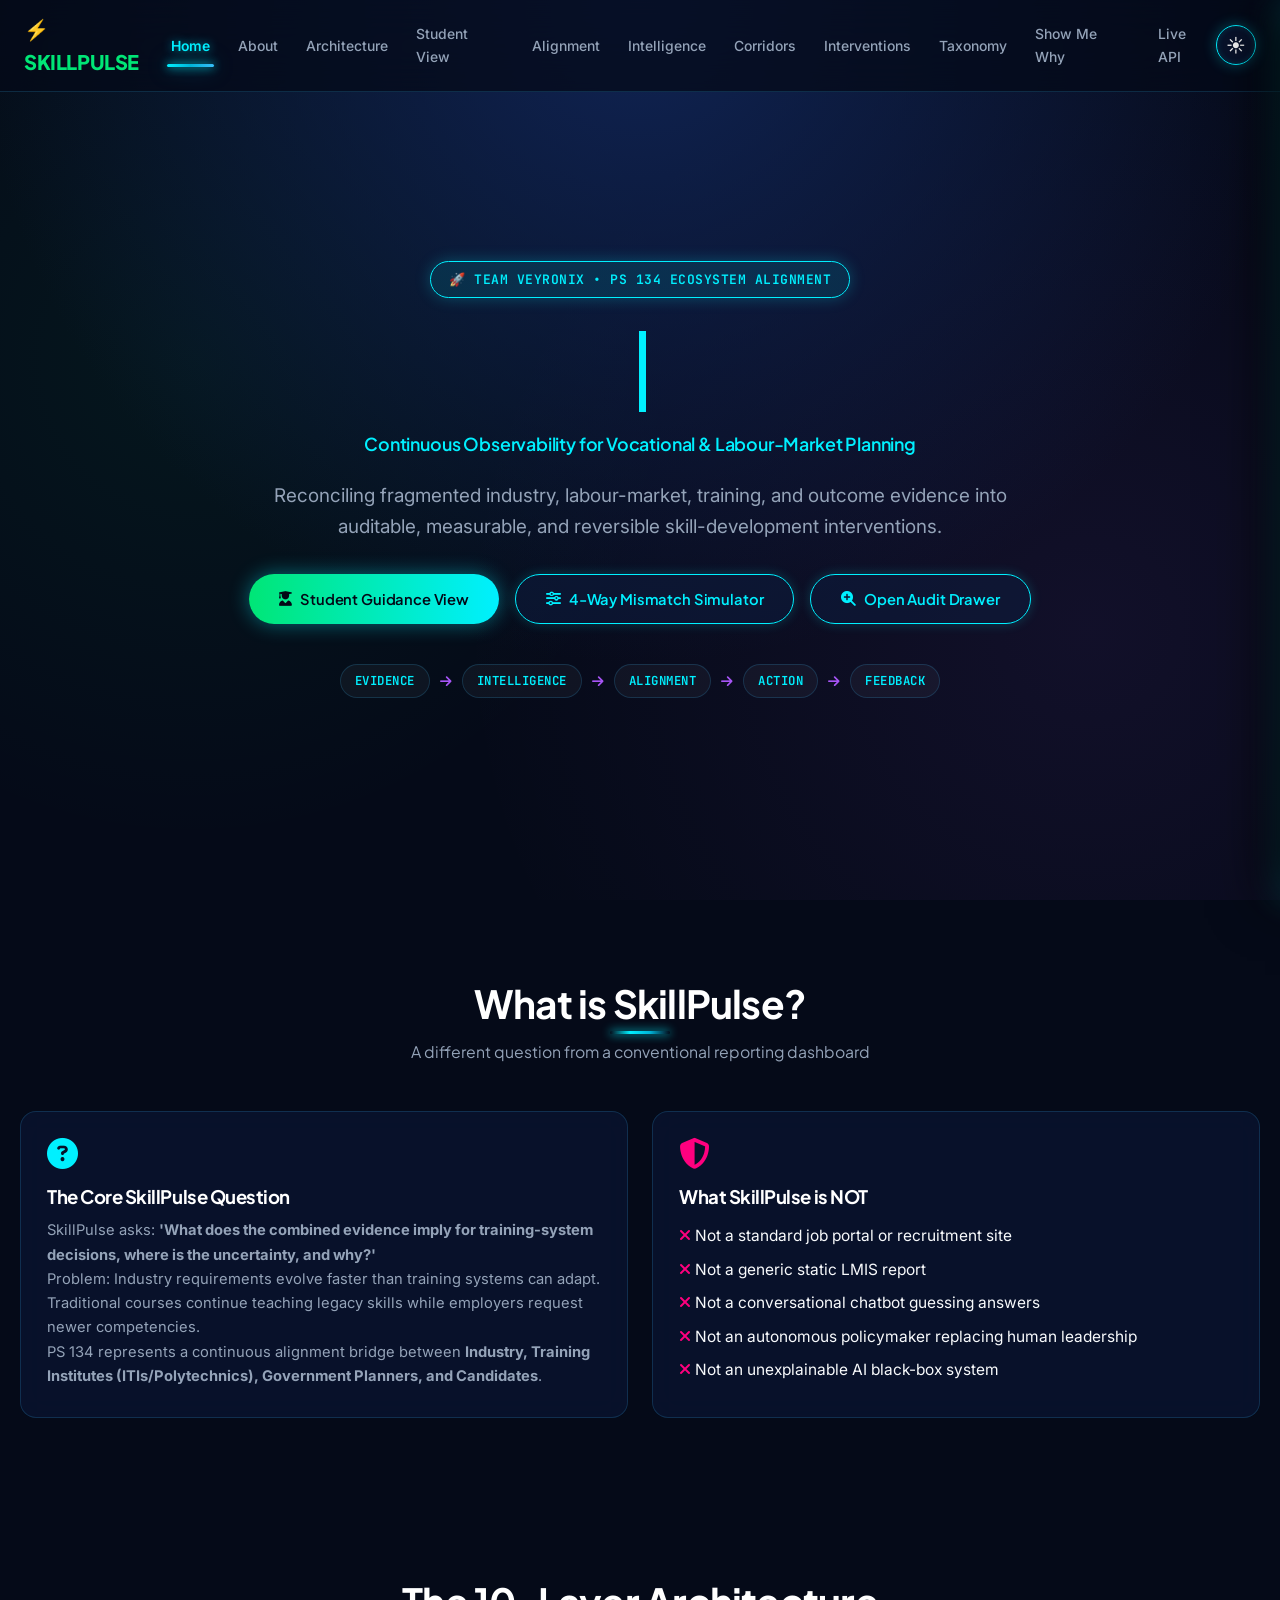
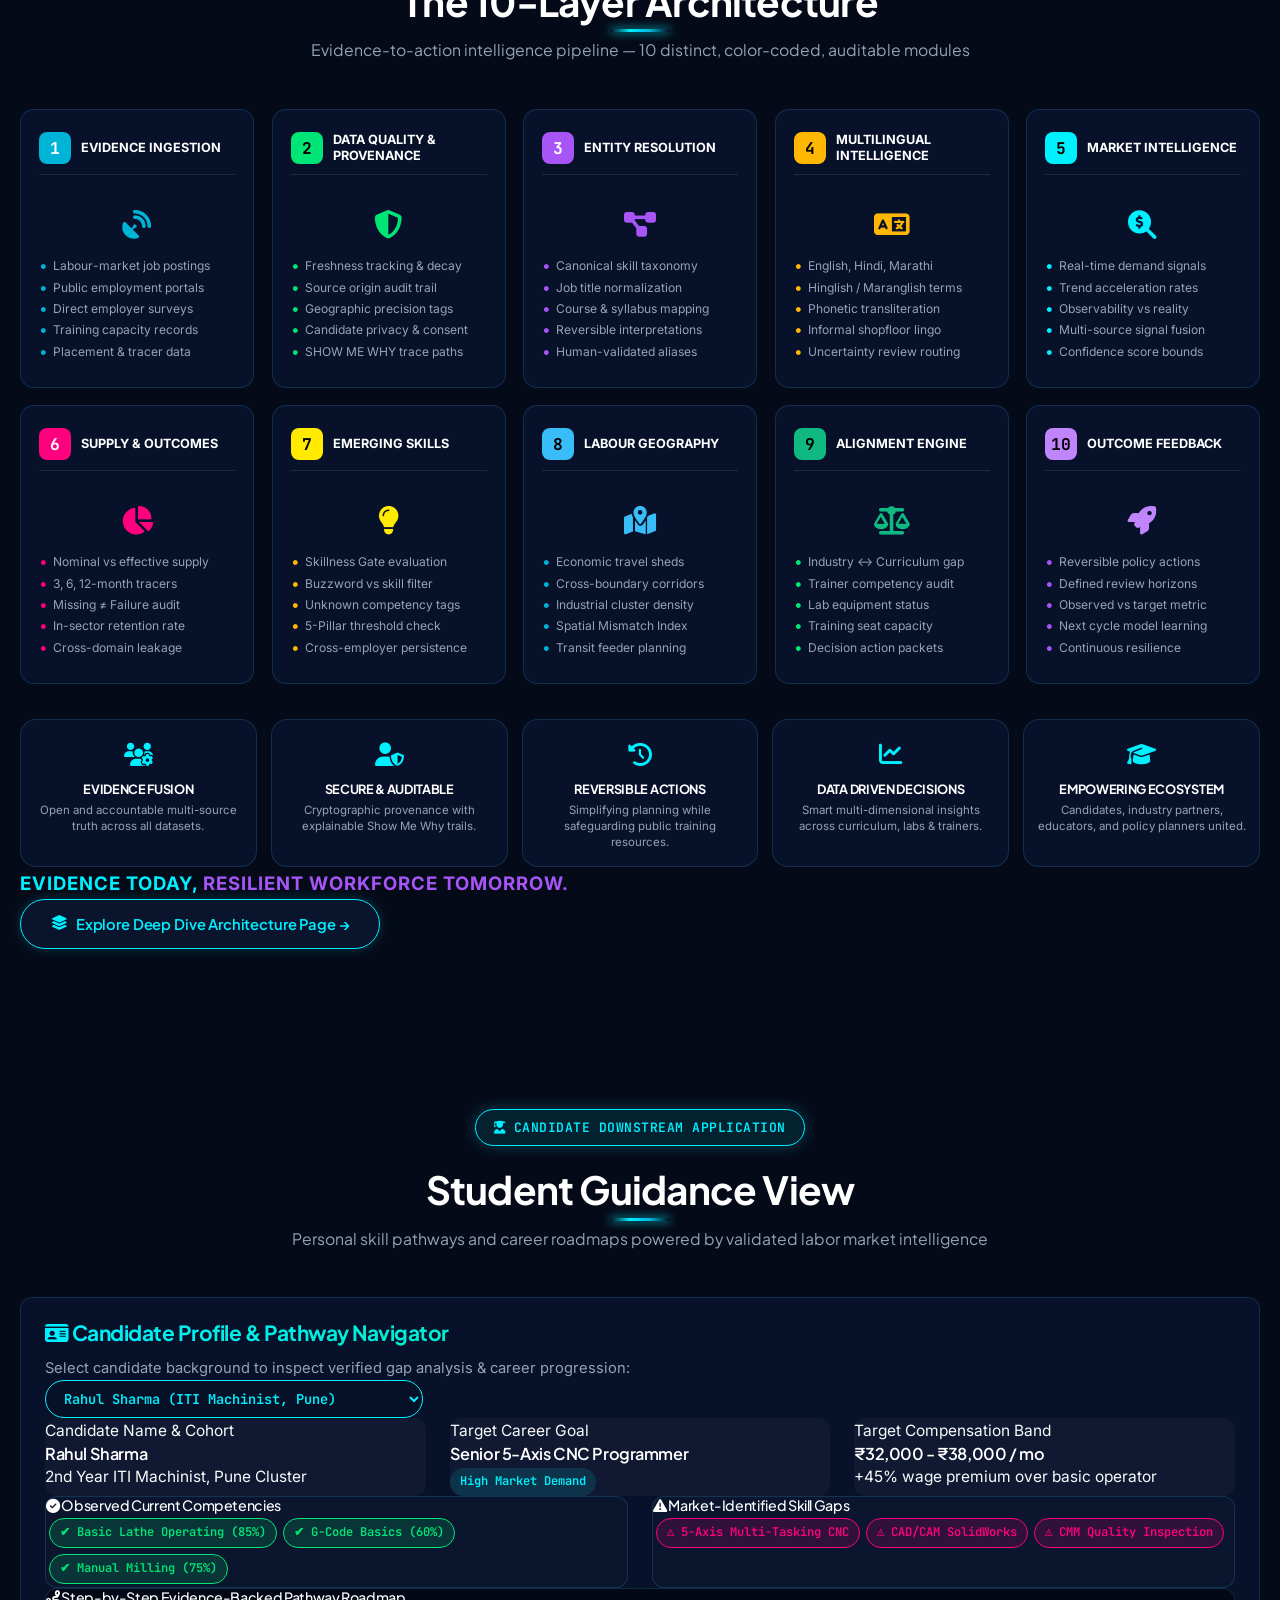
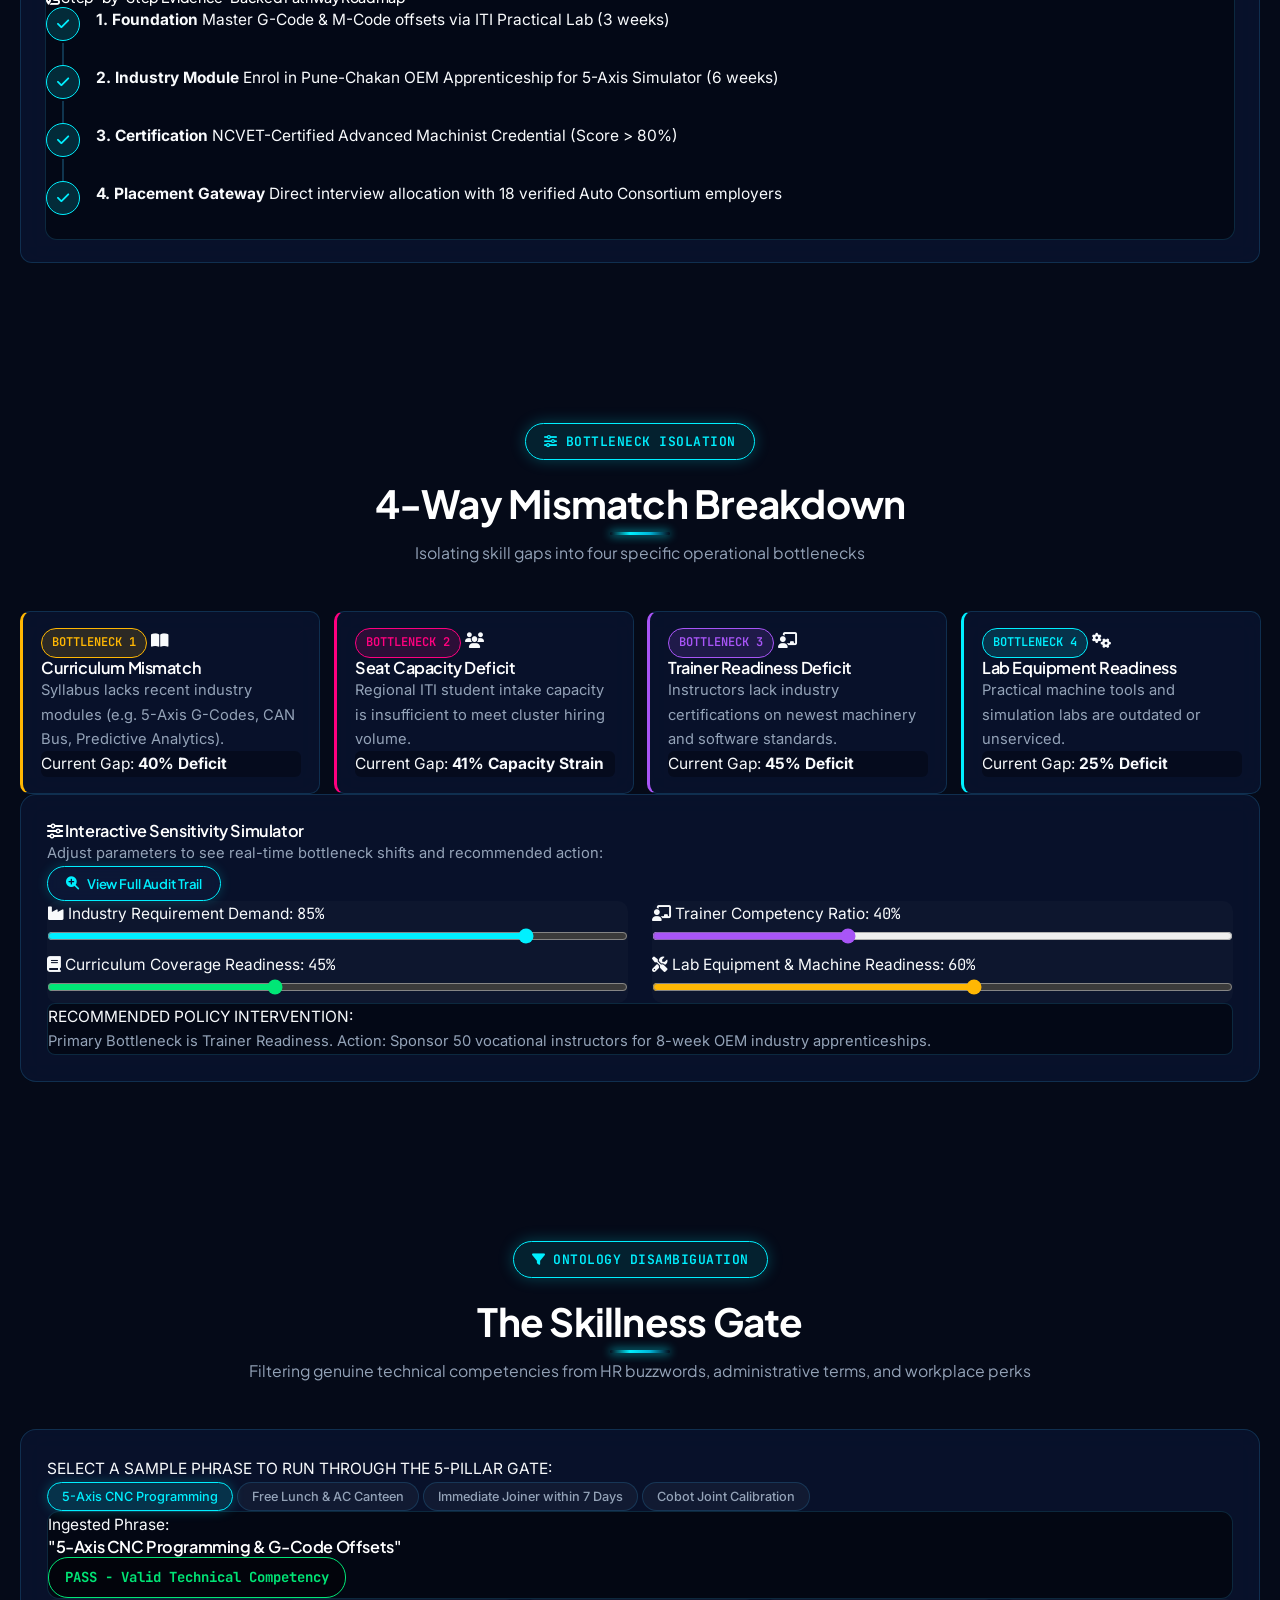
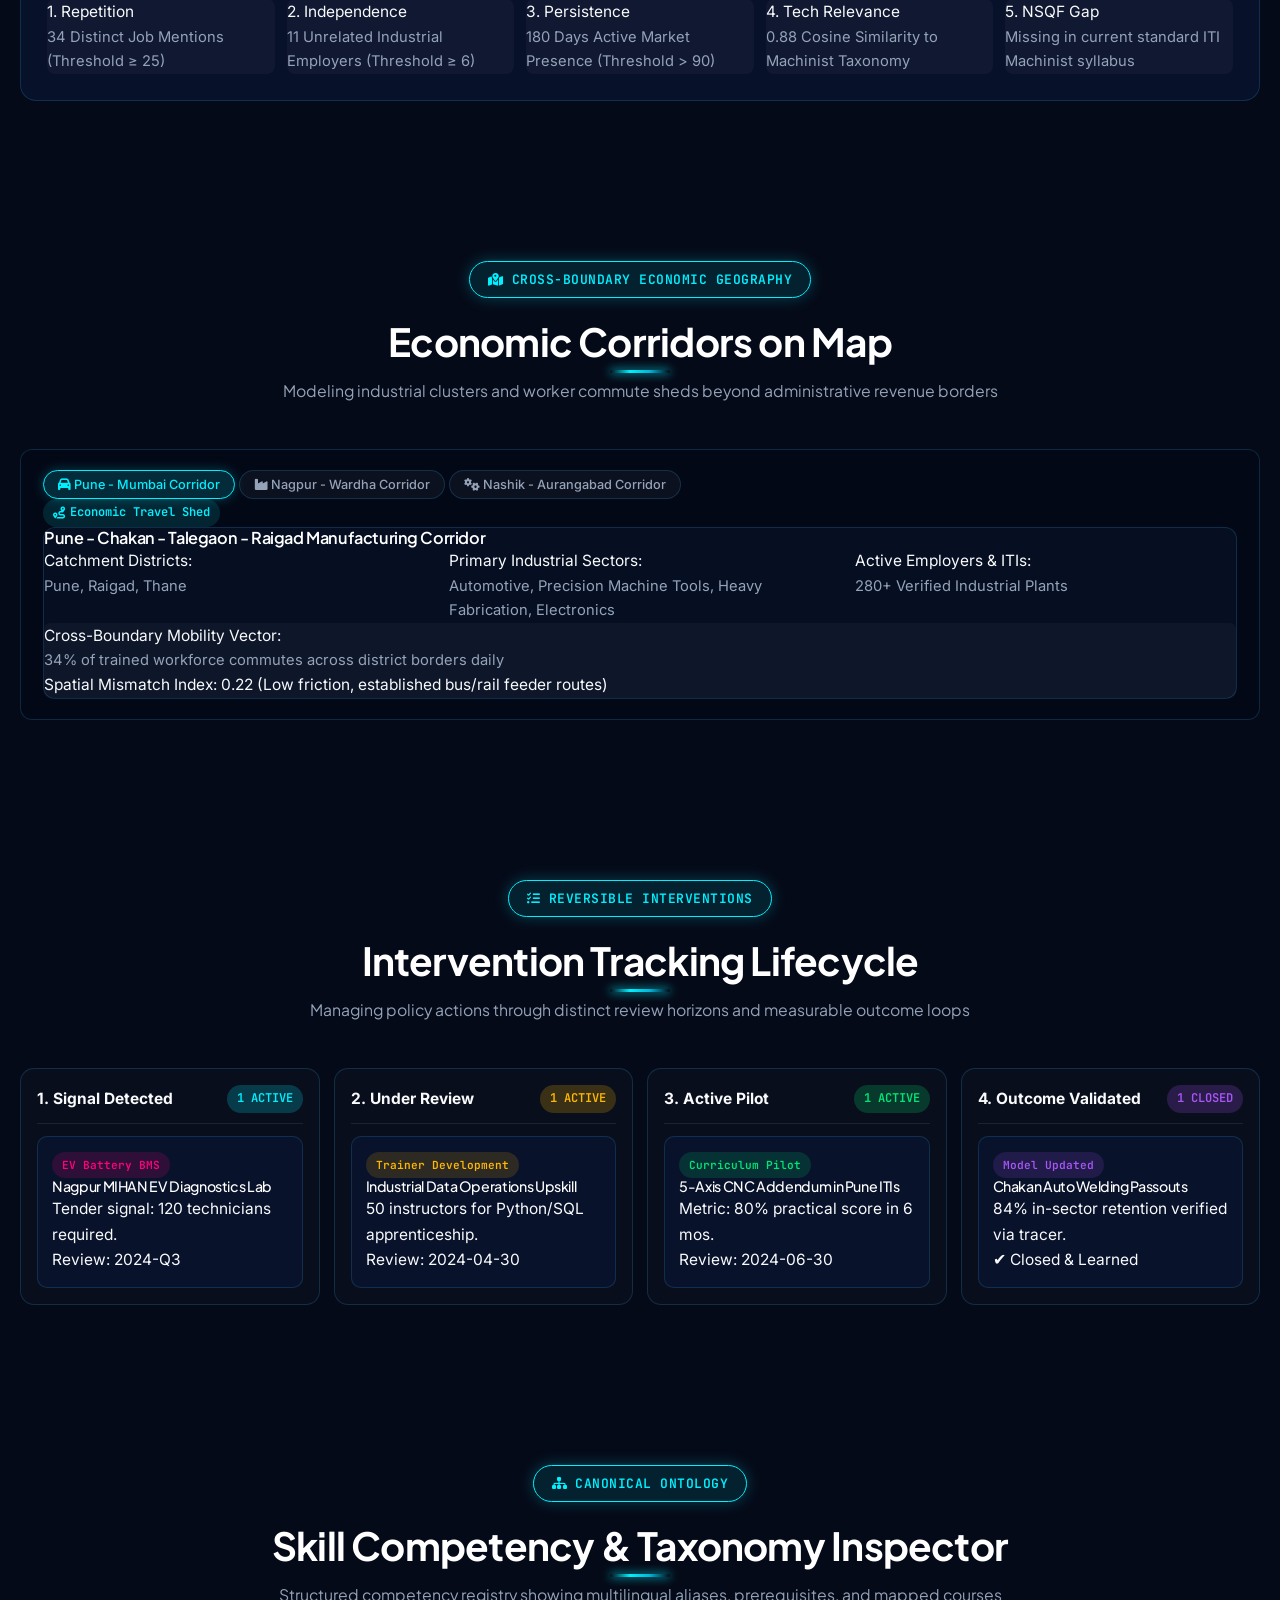
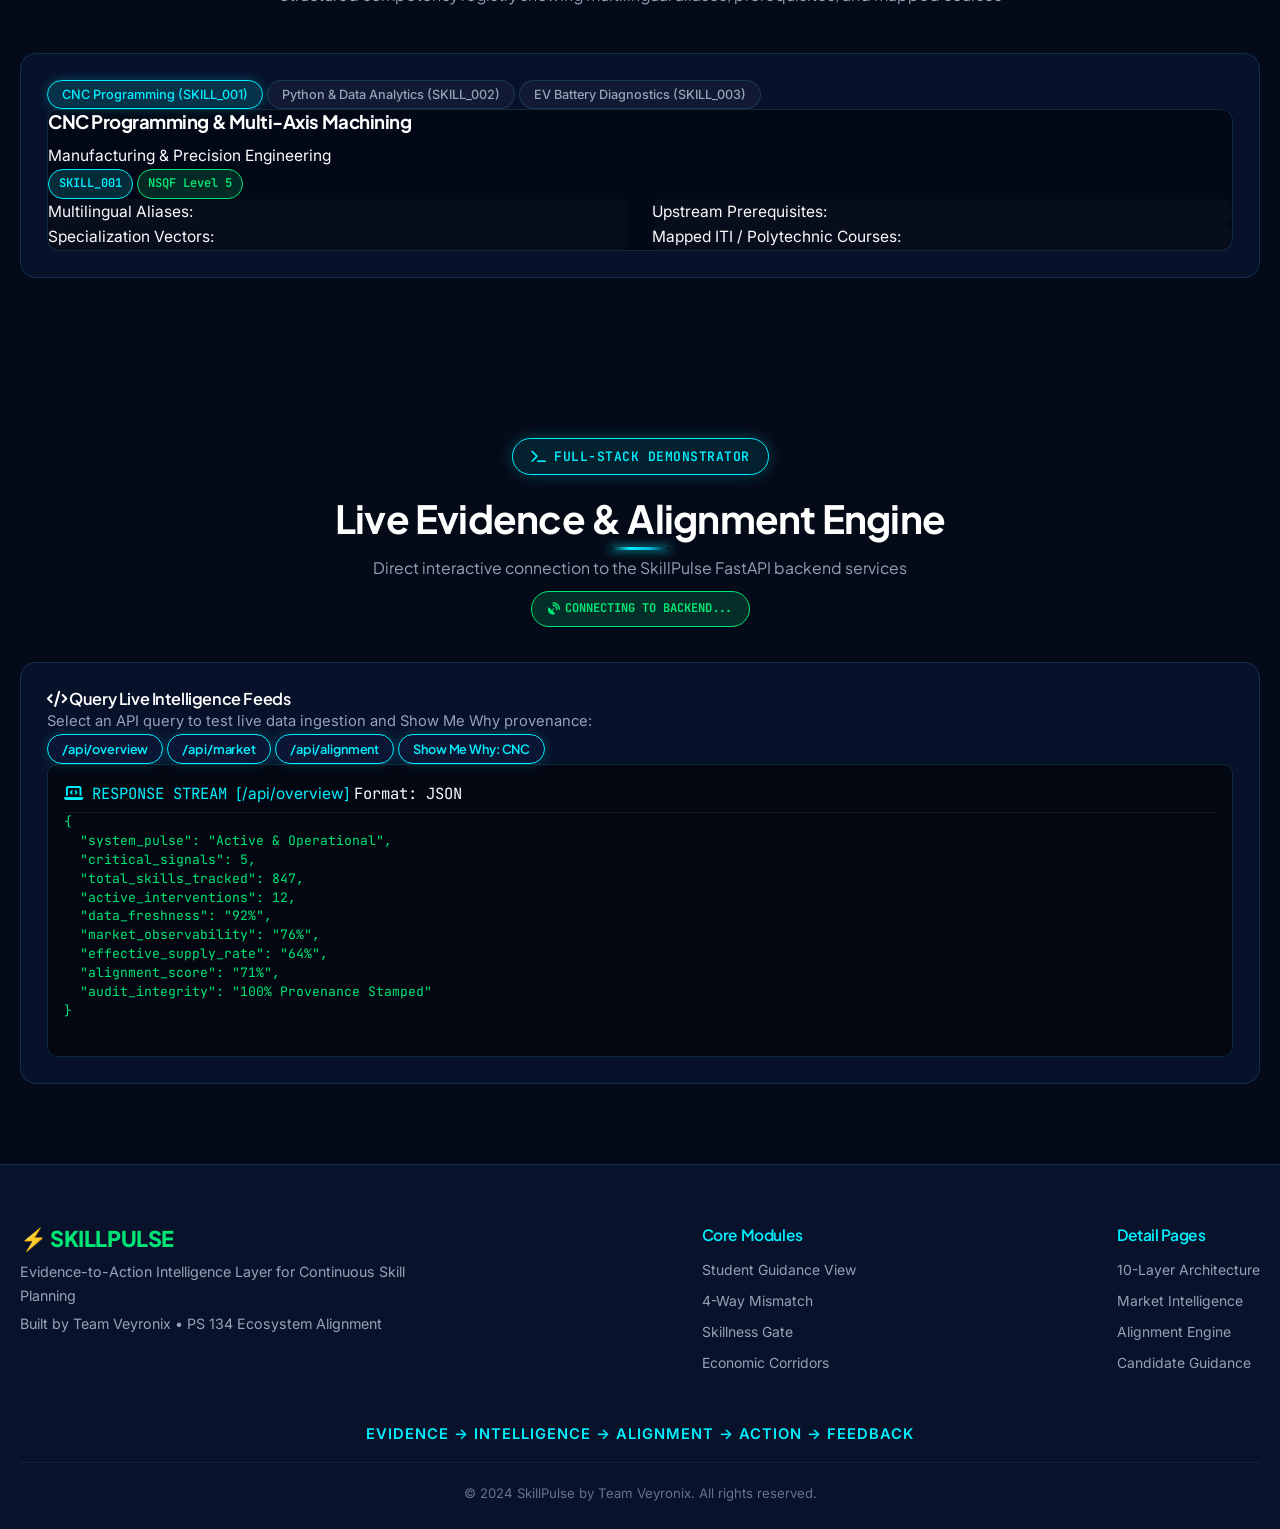
<file: frontend/index.html>
<!DOCTYPE html>
<html lang="en">
<head>
    <meta charset="UTF-8">
    <meta name="viewport" content="width=device-width, initial-scale=1.0">
    <meta name="description" content="SkillPulse | Evidence-to-Action Intelligence Layer for Continuous Skill Planning">
    <title>SkillPulse | Evidence-to-Action Intelligence Layer</title>
    
    <!-- Google Fonts (Plus Jakarta Sans & Inter & JetBrains Mono) -->
    <link rel="preconnect" href="https://fonts.googleapis.com">
    <link rel="preconnect" href="https://fonts.gstatic.com" crossorigin>
    <link href="https://fonts.googleapis.com/css2?family=Plus+Jakarta+Sans:wght@400;500;600;700;800&family=Inter:wght@300;400;500;600;700&family=JetBrains+Mono:wght@400;500;600&display=swap" rel="stylesheet">
    
    <!-- Font Awesome -->
    <link rel="stylesheet" href="https://cdnjs.cloudflare.com/ajax/libs/font-awesome/6.4.0/css/all.min.css">
    
    <!-- CSS -->
    <link rel="stylesheet" href="css/style.css">
</head>
<body data-theme="dark">

    <!-- 1. NAVIGATION -->
    <nav class="nav" id="navbar">
        <div class="nav-container">
            <a href="#home" class="nav-logo">⚡ SKILLPULSE</a>
            <div class="nav-links" id="navLinks">
                <a href="#home" class="active">Home</a>
                <a href="#about">About</a>
                <a href="#architecture">Architecture</a>
                <a href="#student-guidance">Student View</a>
                <a href="#mismatch-breakdown">Alignment</a>
                <a href="#skillness-gate">Intelligence</a>
                <a href="#economic-corridors">Corridors</a>
                <a href="#interventions-lifecycle">Interventions</a>
                <a href="#clean-taxonomy">Taxonomy</a>
                <a href="javascript:void(0)" onclick="openAuditDrawer('cnc')">Show Me Why</a>
                <a href="#live-api">Live API</a>
            </div>
            <div class="nav-right-controls">
                <button class="theme-toggle" id="themeToggle" title="Toggle Theme">🌙</button>
                <button class="hamburger" id="hamburger" aria-label="Toggle Navigation"><i class="fas fa-bars"></i></button>
            </div>
        </div>
    </nav>

    <!-- 2. SCROLL PROGRESS BAR -->
    <div class="scroll-progress" id="scrollProgress"></div>

    <!-- 3. HERO SECTION -->
    <section class="hero" id="home">
        <canvas id="particles-canvas"></canvas>
        <div class="hero-content">
            <div class="hero-badge animate-on-scroll">🚀 Team Veyronix • PS 134 Ecosystem Alignment</div>
            <h1 class="hero-title">
                <span class="typewriter-text" data-texts='["SKILLPULSE", "Evidence-to-Action", "Intelligence Layer"]'>SKILLPULSE</span>
            </h1>
            <p class="hero-tagline animate-on-scroll">Continuous Observability for Vocational & Labour-Market Planning</p>
            <p class="hero-subtitle animate-on-scroll">
                Reconciling fragmented industry, labour-market, training, and outcome evidence into auditable, measurable, and reversible skill-development interventions.
            </p>
            <div class="hero-buttons animate-on-scroll">
                <a href="#student-guidance" class="btn-primary"><i class="fas fa-user-graduate"></i> Student Guidance View</a>
                <a href="#mismatch-breakdown" class="btn-secondary"><i class="fas fa-sliders-h"></i> 4-Way Mismatch Simulator</a>
                <a href="#showmewhy" class="btn-secondary" onclick="openAuditDrawer('cnc')"><i class="fas fa-search-plus"></i> Open Audit Drawer</a>
            </div>
            <div class="hero-flow animate-on-scroll">
                <span class="flow-tag">EVIDENCE</span>
                <i class="fas fa-arrow-right flow-arrow-icon"></i>
                <span class="flow-tag">INTELLIGENCE</span>
                <i class="fas fa-arrow-right flow-arrow-icon"></i>
                <span class="flow-tag">ALIGNMENT</span>
                <i class="fas fa-arrow-right flow-arrow-icon"></i>
                <span class="flow-tag">ACTION</span>
                <i class="fas fa-arrow-right flow-arrow-icon"></i>
                <span class="flow-tag">FEEDBACK</span>
            </div>
        </div>
    </section>

    <!-- 4. ABOUT SECTION -->
    <section class="section" id="about">
        <div class="container">
            <div class="section-header animate-on-scroll text-center">
                <h2 class="section-title">What is SkillPulse?</h2>
                <p class="section-subtitle">A different question from a conventional reporting dashboard</p>
            </div>
            
            <div class="grid-2">
                <div class="about-text animate-on-scroll stagger-1 glow-card" data-accent="blue">
                    <div class="card-icon" style="color: var(--neon-cyan);"><i class="fas fa-question-circle"></i></div>
                    <h3>The Core SkillPulse Question</h3>
                    <p>SkillPulse asks: <strong>'What does the combined evidence imply for training-system decisions, where is the uncertainty, and why?'</strong></p>
                    <p>Problem: Industry requirements evolve faster than training systems can adapt. Traditional courses continue teaching legacy skills while employers request newer competencies.</p>
                    <p>PS 134 represents a continuous alignment bridge between <strong>Industry, Training Institutes (ITIs/Polytechnics), Government Planners, and Candidates</strong>.</p>
                </div>
                
                <div class="about-not animate-on-scroll stagger-2 glow-card" data-accent="pink">
                    <div class="card-icon" style="color: var(--neon-pink);"><i class="fas fa-shield-alt"></i></div>
                    <h3>What SkillPulse is NOT</h3>
                    <ul style="list-style: none; padding-top: 5px;">
                        <li style="margin-bottom: 8px;"><i class="fas fa-times text-danger mr-2" style="color: var(--neon-pink);"></i> Not a standard job portal or recruitment site</li>
                        <li style="margin-bottom: 8px;"><i class="fas fa-times text-danger mr-2" style="color: var(--neon-pink);"></i> Not a generic static LMIS report</li>
                        <li style="margin-bottom: 8px;"><i class="fas fa-times text-danger mr-2" style="color: var(--neon-pink);"></i> Not a conversational chatbot guessing answers</li>
                        <li style="margin-bottom: 8px;"><i class="fas fa-times text-danger mr-2" style="color: var(--neon-pink);"></i> Not an autonomous policymaker replacing human leadership</li>
                        <li style="margin-bottom: 8px;"><i class="fas fa-times text-danger mr-2" style="color: var(--neon-pink);"></i> Not an unexplainable AI black-box system</li>
                    </ul>
                </div>
            </div>
        </div>
    </section>

    <!-- 5. ARCHITECTURE SECTION (10 COLOR-CODED MODULES & 5 PILLARS FROM REFERENCE POSTER) -->
    <section class="section" id="architecture">
        <div class="container">
            <div class="section-header animate-on-scroll text-center">
                <h2 class="section-title">The 10-Layer Architecture</h2>
                <p class="section-subtitle">Evidence-to-action intelligence pipeline — 10 distinct, color-coded, auditable modules</p>
            </div>

            <!-- 10-MODULE POSTER GRID -->
            <div class="smart-poster-grid">
                <!-- Module 1 -->
                <div class="smart-module blue glow-card animate-on-scroll stagger-1" data-accent="blue">
                    <div class="module-header">
                        <div class="module-badge">1</div>
                        <div class="module-title">EVIDENCE INGESTION</div>
                    </div>
                    <div class="module-center-icon" style="color: var(--neon-blue);"><i class="fas fa-satellite-dish"></i></div>
                    <ul class="module-list">
                        <li>Labour-market job postings</li>
                        <li>Public employment portals</li>
                        <li>Direct employer surveys</li>
                        <li>Training capacity records</li>
                        <li>Placement & tracer data</li>
                    </ul>
                </div>

                <!-- Module 2 -->
                <div class="smart-module green glow-card animate-on-scroll stagger-2" data-accent="green">
                    <div class="module-header">
                        <div class="module-badge">2</div>
                        <div class="module-title">DATA QUALITY & PROVENANCE</div>
                    </div>
                    <div class="module-center-icon" style="color: var(--neon-green);"><i class="fas fa-shield-alt"></i></div>
                    <ul class="module-list">
                        <li>Freshness tracking & decay</li>
                        <li>Source origin audit trail</li>
                        <li>Geographic precision tags</li>
                        <li>Candidate privacy & consent</li>
                        <li>SHOW ME WHY trace paths</li>
                    </ul>
                </div>

                <!-- Module 3 -->
                <div class="smart-module purple glow-card animate-on-scroll stagger-3" data-accent="purple">
                    <div class="module-header">
                        <div class="module-badge">3</div>
                        <div class="module-title">ENTITY RESOLUTION</div>
                    </div>
                    <div class="module-center-icon" style="color: var(--neon-purple);"><i class="fas fa-project-diagram"></i></div>
                    <ul class="module-list">
                        <li>Canonical skill taxonomy</li>
                        <li>Job title normalization</li>
                        <li>Course & syllabus mapping</li>
                        <li>Reversible interpretations</li>
                        <li>Human-validated aliases</li>
                    </ul>
                </div>

                <!-- Module 4 -->
                <div class="smart-module yellow glow-card animate-on-scroll stagger-4" data-accent="yellow">
                    <div class="module-header">
                        <div class="module-badge">4</div>
                        <div class="module-title">MULTILINGUAL INTELLIGENCE</div>
                    </div>
                    <div class="module-center-icon" style="color: var(--neon-yellow);"><i class="fas fa-language"></i></div>
                    <ul class="module-list">
                        <li>English, Hindi, Marathi</li>
                        <li>Hinglish / Maranglish terms</li>
                        <li>Phonetic transliteration</li>
                        <li>Informal shopfloor lingo</li>
                        <li>Uncertainty review routing</li>
                    </ul>
                </div>

                <!-- Module 5 -->
                <div class="smart-module cyan glow-card animate-on-scroll stagger-5" data-accent="cyan">
                    <div class="module-header">
                        <div class="module-badge">5</div>
                        <div class="module-title">MARKET INTELLIGENCE</div>
                    </div>
                    <div class="module-center-icon" style="color: var(--neon-cyan);"><i class="fas fa-search-dollar"></i></div>
                    <ul class="module-list">
                        <li>Real-time demand signals</li>
                        <li>Trend acceleration rates</li>
                        <li>Observability vs reality</li>
                        <li>Multi-source signal fusion</li>
                        <li>Confidence score bounds</li>
                    </ul>
                </div>

                <!-- Module 6 -->
                <div class="smart-module pink glow-card animate-on-scroll stagger-1" data-accent="pink">
                    <div class="module-header">
                        <div class="module-badge">6</div>
                        <div class="module-title">SUPPLY & OUTCOMES</div>
                    </div>
                    <div class="module-center-icon" style="color: var(--neon-pink);"><i class="fas fa-chart-pie"></i></div>
                    <ul class="module-list">
                        <li>Nominal vs effective supply</li>
                        <li>3, 6, 12-month tracers</li>
                        <li>Missing ≠ Failure audit</li>
                        <li>In-sector retention rate</li>
                        <li>Cross-domain leakage</li>
                    </ul>
                </div>

                <!-- Module 7 -->
                <div class="smart-module gold glow-card animate-on-scroll stagger-2" data-accent="yellow">
                    <div class="module-header">
                        <div class="module-badge">7</div>
                        <div class="module-title">EMERGING SKILLS</div>
                    </div>
                    <div class="module-center-icon" style="color: var(--neon-gold);"><i class="fas fa-lightbulb"></i></div>
                    <ul class="module-list">
                        <li>Skillness Gate evaluation</li>
                        <li>Buzzword vs skill filter</li>
                        <li>Unknown competency tags</li>
                        <li>5-Pillar threshold check</li>
                        <li>Cross-employer persistence</li>
                    </ul>
                </div>

                <!-- Module 8 -->
                <div class="smart-module sky glow-card animate-on-scroll stagger-3" data-accent="blue">
                    <div class="module-header">
                        <div class="module-badge">8</div>
                        <div class="module-title">LABOUR GEOGRAPHY</div>
                    </div>
                    <div class="module-center-icon" style="color: var(--neon-sky);"><i class="fas fa-map-marked-alt"></i></div>
                    <ul class="module-list">
                        <li>Economic travel sheds</li>
                        <li>Cross-boundary corridors</li>
                        <li>Industrial cluster density</li>
                        <li>Spatial Mismatch Index</li>
                        <li>Transit feeder planning</li>
                    </ul>
                </div>

                <!-- Module 9 -->
                <div class="smart-module lime glow-card animate-on-scroll stagger-4" data-accent="green">
                    <div class="module-header">
                        <div class="module-badge">9</div>
                        <div class="module-title">ALIGNMENT ENGINE</div>
                    </div>
                    <div class="module-center-icon" style="color: var(--neon-lime);"><i class="fas fa-balance-scale"></i></div>
                    <ul class="module-list">
                        <li>Industry ↔ Curriculum gap</li>
                        <li>Trainer competency audit</li>
                        <li>Lab equipment status</li>
                        <li>Training seat capacity</li>
                        <li>Decision action packets</li>
                    </ul>
                </div>

                <!-- Module 10 -->
                <div class="smart-module violet glow-card animate-on-scroll stagger-5" data-accent="purple">
                    <div class="module-header">
                        <div class="module-badge">10</div>
                        <div class="module-title">OUTCOME FEEDBACK</div>
                    </div>
                    <div class="module-center-icon" style="color: var(--neon-violet);"><i class="fas fa-rocket"></i></div>
                    <ul class="module-list">
                        <li>Reversible policy actions</li>
                        <li>Defined review horizons</li>
                        <li>Observed vs target metric</li>
                        <li>Next cycle model learning</li>
                        <li>Continuous resilience</li>
                    </ul>
                </div>
            </div>

            <!-- 5 BOTTOM HIGHLIGHT PILLARS -->
            <div class="poster-pillars-grid animate-on-scroll">
                <div class="pillar-box glow-card blue" data-accent="blue">
                    <div class="pillar-icon"><i class="fas fa-users-cog"></i></div>
                    <h4>EVIDENCE FUSION</h4>
                    <p>Open and accountable multi-source truth across all datasets.</p>
                </div>
                <div class="pillar-box glow-card green" data-accent="green">
                    <div class="pillar-icon"><i class="fas fa-user-shield"></i></div>
                    <h4>SECURE & AUDITABLE</h4>
                    <p>Cryptographic provenance with explainable Show Me Why trails.</p>
                </div>
                <div class="pillar-box glow-card purple" data-accent="purple">
                    <div class="pillar-icon"><i class="fas fa-history"></i></div>
                    <h4>REVERSIBLE ACTIONS</h4>
                    <p>Simplifying planning while safeguarding public training resources.</p>
                </div>
                <div class="pillar-box glow-card yellow" data-accent="yellow">
                    <div class="pillar-icon"><i class="fas fa-chart-line"></i></div>
                    <h4>DATA DRIVEN DECISIONS</h4>
                    <p>Smart multi-dimensional insights across curriculum, labs & trainers.</p>
                </div>
                <div class="pillar-box glow-card cyan" data-accent="cyan">
                    <div class="pillar-icon"><i class="fas fa-graduation-cap"></i></div>
                    <h4>EMPOWERING ECOSYSTEM</h4>
                    <p>Candidates, industry partners, educators, and policy planners united.</p>
                </div>
            </div>

            <div class="text-center my-4 animate-on-scroll">
                <p style="font-weight: 700; font-size: 1.2rem; letter-spacing: 1px; color: #fff;">
                    <span style="color: var(--neon-cyan);">EVIDENCE TODAY,</span> <span style="color: var(--neon-purple);">RESILIENT WORKFORCE TOMORROW.</span>
                </p>
                <a href="pages/architecture.html" class="btn-secondary mt-2"><i class="fas fa-layer-group mr-2"></i> Explore Deep Dive Architecture Page →</a>
            </div>
        </div>
    </section>

    <!-- 6. CORE VIEW 1: STUDENT GUIDANCE VIEW (INTERACTIVE DASHBOARD) -->
    <section class="section" id="student-guidance">
        <div class="container">
            <div class="section-header animate-on-scroll text-center">
                <div class="hero-badge mb-2"><i class="fas fa-user-graduate mr-1"></i> Candidate Downstream Application</div>
                <h2 class="section-title">Student Guidance View</h2>
                <p class="section-subtitle">Personal skill pathways and career roadmaps powered by validated labor market intelligence</p>
            </div>

            <div class="student-card glow-card cyan animate-on-scroll" data-accent="cyan">
                <div class="d-flex justify-content-between align-items-center mb-4 flex-wrap" style="gap: 15px;">
                    <div>
                        <h3 class="gradient-text mb-1" style="font-size: 1.35rem;"><i class="fas fa-id-card mr-2"></i> Candidate Profile & Pathway Navigator</h3>
                        <p class="text-secondary small mb-0">Select candidate background to inspect verified gap analysis & career progression:</p>
                    </div>
                    <div>
                        <select id="studentProfileSelect" class="chip" style="background: #061026; color: var(--neon-cyan); border: 1.5px solid var(--neon-cyan); padding: 8px 14px; font-size: 0.88rem; cursor: pointer;">
                            <option value="machinist">Rahul Sharma (ITI Machinist, Pune)</option>
                            <option value="electronics">Priya Patil (Diploma Electronics, Nagpur)</option>
                            <option value="it">Amit Deshmukh (COPA Tech, Nashik)</option>
                        </select>
                    </div>
                </div>

                <div class="grid-3 mb-4">
                    <div class="p-3" style="background: rgba(255,255,255,0.03); border-radius: 12px;">
                        <span class="text-muted small">Candidate Name & Cohort</span>
                        <h4 id="studName" class="text-white mt-1 mb-0 font-weight-bold">Rahul Sharma</h4>
                        <span id="studYear" class="text-secondary small">2nd Year ITI Machinist, Pune Cluster</span>
                    </div>
                    <div class="p-3" style="background: rgba(255,255,255,0.03); border-radius: 12px;">
                        <span class="text-muted small">Target Career Goal</span>
                        <h4 id="studTargetRole" class="text-cyan mt-1 mb-0 font-weight-bold">Senior 5-Axis CNC Programmer</h4>
                        <span class="chip" style="background: rgba(0,240,255,0.12); color: var(--neon-cyan); margin-top: 4px;">High Market Demand</span>
                    </div>
                    <div class="p-3" style="background: rgba(255,255,255,0.03); border-radius: 12px;">
                        <span class="text-muted small">Target Compensation Band</span>
                        <h4 id="studSalary" class="text-green mt-1 mb-0 font-weight-bold">₹32,000 - ₹38,000 / mo</h4>
                        <span class="text-muted small">+45% wage premium over basic operator</span>
                    </div>
                </div>

                <div class="grid-2 mb-4">
                    <div class="p-3" style="background: rgba(255,255,255,0.02); border-radius: 12px; border: 1px solid var(--border-color);">
                        <h5 class="text-green font-weight-bold mb-2"><i class="fas fa-check-circle mr-1"></i> Observed Current Competencies</h5>
                        <div id="studCurrentSkills" class="d-flex flex-wrap gap-1"></div>
                    </div>
                    <div class="p-3" style="background: rgba(255,255,255,0.02); border-radius: 12px; border: 1px solid var(--border-color);">
                        <h5 class="text-pink font-weight-bold mb-2"><i class="fas fa-exclamation-triangle mr-1"></i> Market-Identified Skill Gaps</h5>
                        <div id="studGapSkills" class="d-flex flex-wrap gap-1"></div>
                    </div>
                </div>

                <div class="p-4" style="background: #030816; border-radius: 12px; border: 1.5px solid var(--border-color);">
                    <h5 class="text-white font-weight-bold mb-3"><i class="fas fa-route mr-2 text-cyan"></i> Step-by-Step Evidence-Backed Pathway Roadmap</h5>
                    <div id="studPathwaySteps"></div>
                </div>
            </div>
        </div>
    </section>

    <!-- 7. CORE VIEW 2: 4-WAY MISMATCH BREAKDOWN & SIMULATOR -->
    <section class="section" id="mismatch-breakdown">
        <div class="container">
            <div class="section-header animate-on-scroll text-center">
                <div class="hero-badge mb-2"><i class="fas fa-sliders-h mr-1"></i> Bottleneck Isolation</div>
                <h2 class="section-title">4-Way Mismatch Breakdown</h2>
                <p class="section-subtitle">Isolating skill gaps into four specific operational bottlenecks</p>
            </div>

            <div class="mismatch-grid mb-4">
                <!-- Bottleneck 1: Curriculum -->
                <div class="bot-card curr glow-card animate-on-scroll stagger-1" data-accent="yellow">
                    <div class="d-flex justify-content-between align-items-center mb-2">
                        <span class="badge" style="background: rgba(255,183,3,0.15); color: var(--neon-yellow); border: 1px solid var(--neon-yellow);">BOTTLENECK 1</span>
                        <i class="fas fa-book-open text-yellow"></i>
                    </div>
                    <h4 class="font-weight-bold text-white mb-1">Curriculum Mismatch</h4>
                    <p class="small text-secondary mb-2">Syllabus lacks recent industry modules (e.g. 5-Axis G-Codes, CAN Bus, Predictive Analytics).</p>
                    <div class="p-2" style="background: rgba(0,0,0,0.3); border-radius: 6px;">
                        <span class="small text-muted">Current Gap:</span>
                        <strong id="gapCurrValue" class="text-yellow d-block font-weight-bold">40% Deficit</strong>
                    </div>
                </div>

                <!-- Bottleneck 2: Seat Capacity -->
                <div class="bot-card cap glow-card animate-on-scroll stagger-2" data-accent="pink">
                    <div class="d-flex justify-content-between align-items-center mb-2">
                        <span class="badge" style="background: rgba(255,0,127,0.15); color: var(--neon-pink); border: 1px solid var(--neon-pink);">BOTTLENECK 2</span>
                        <i class="fas fa-users text-pink"></i>
                    </div>
                    <h4 class="font-weight-bold text-white mb-1">Seat Capacity Deficit</h4>
                    <p class="small text-secondary mb-2">Regional ITI student intake capacity is insufficient to meet cluster hiring volume.</p>
                    <div class="p-2" style="background: rgba(0,0,0,0.3); border-radius: 6px;">
                        <span class="small text-muted">Current Gap:</span>
                        <strong id="gapCapValue" class="text-pink d-block font-weight-bold">35% Capacity Strain</strong>
                    </div>
                </div>

                <!-- Bottleneck 3: Trainer Readiness -->
                <div class="bot-card train glow-card animate-on-scroll stagger-3" data-accent="purple">
                    <div class="d-flex justify-content-between align-items-center mb-2">
                        <span class="badge" style="background: rgba(168,85,247,0.15); color: var(--neon-purple); border: 1px solid var(--neon-purple);">BOTTLENECK 3</span>
                        <i class="fas fa-chalkboard-teacher text-purple"></i>
                    </div>
                    <h4 class="font-weight-bold text-white mb-1">Trainer Readiness Deficit</h4>
                    <p class="small text-secondary mb-2">Instructors lack industry certifications on newest machinery and software standards.</p>
                    <div class="p-2" style="background: rgba(0,0,0,0.3); border-radius: 6px;">
                        <span class="small text-muted">Current Gap:</span>
                        <strong id="gapTrainValue" class="text-purple d-block font-weight-bold">45% Deficit</strong>
                    </div>
                </div>

                <!-- Bottleneck 4: Lab Equipment -->
                <div class="bot-card equip glow-card animate-on-scroll stagger-4" data-accent="cyan">
                    <div class="d-flex justify-content-between align-items-center mb-2">
                        <span class="badge" style="background: rgba(0,240,255,0.15); color: var(--neon-cyan); border: 1px solid var(--neon-cyan);">BOTTLENECK 4</span>
                        <i class="fas fa-cogs text-cyan"></i>
                    </div>
                    <h4 class="font-weight-bold text-white mb-1">Lab Equipment Readiness</h4>
                    <p class="small text-secondary mb-2">Practical machine tools and simulation labs are outdated or unserviced.</p>
                    <div class="p-2" style="background: rgba(0,0,0,0.3); border-radius: 6px;">
                        <span class="small text-muted">Current Gap:</span>
                        <strong id="gapEquipValue" class="text-cyan d-block font-weight-bold">25% Deficit</strong>
                    </div>
                </div>
            </div>

            <!-- Live Simulator Control Panel -->
            <div class="glow-card green animate-on-scroll" data-accent="green">
                <div class="d-flex justify-content-between align-items-center mb-3 flex-wrap">
                    <div>
                        <h4 class="text-white font-weight-bold mb-1"><i class="fas fa-sliders-h mr-2 text-green"></i> Interactive Sensitivity Simulator</h4>
                        <p class="text-secondary small mb-0">Adjust parameters to see real-time bottleneck shifts and recommended action:</p>
                    </div>
                    <button class="btn-secondary" onclick="openAuditDrawer('cnc')" style="padding: 8px 18px; font-size: 0.85rem;"><i class="fas fa-search-plus mr-1"></i> View Full Audit Trail</button>
                </div>

                <div class="grid-2 mb-3">
                    <div class="p-3" style="background: rgba(255,255,255,0.02); border-radius: 10px;">
                        <div class="d-flex justify-content-between mb-1">
                            <label class="small font-weight-bold"><i class="fas fa-industry text-cyan mr-1"></i> Industry Requirement Demand:</label>
                            <span id="simReqVal" class="mono-text text-cyan">85%</span>
                        </div>
                        <input type="range" id="simReq" min="10" max="100" value="85" style="width: 100%; accent-color: var(--neon-cyan);">

                        <div class="d-flex justify-content-between mb-1 mt-3">
                            <label class="small font-weight-bold"><i class="fas fa-book text-green mr-1"></i> Curriculum Coverage Readiness:</label>
                            <span id="simCurrVal" class="mono-text text-green">45%</span>
                        </div>
                        <input type="range" id="simCurr" min="10" max="100" value="45" style="width: 100%; accent-color: var(--neon-green);">
                    </div>

                    <div class="p-3" style="background: rgba(255,255,255,0.02); border-radius: 10px;">
                        <div class="d-flex justify-content-between mb-1">
                            <label class="small font-weight-bold"><i class="fas fa-chalkboard-teacher text-purple mr-1"></i> Trainer Competency Ratio:</label>
                            <span id="simTrainVal" class="mono-text text-purple">40%</span>
                        </div>
                        <input type="range" id="simTrain" min="10" max="100" value="40" style="width: 100%; accent-color: var(--neon-purple);">

                        <div class="d-flex justify-content-between mb-1 mt-3">
                            <label class="small font-weight-bold"><i class="fas fa-tools text-yellow mr-1"></i> Lab Equipment & Machine Readiness:</label>
                            <span id="simEquipVal" class="mono-text text-yellow">60%</span>
                        </div>
                        <input type="range" id="simEquip" min="10" max="100" value="60" style="width: 100%; accent-color: var(--neon-yellow);">
                    </div>
                </div>

                <div class="p-3" style="background: #030816; border: 1px solid var(--border-color); border-radius: 8px;">
                    <span class="text-muted small d-block mb-1">RECOMMENDED POLICY INTERVENTION:</span>
                    <p id="simActionSummary" class="text-white small mb-0 font-weight-bold">Primary Bottleneck is Curriculum Coverage. Action: Deploy 5-Axis addendum syllabus to regional ITI Machinist programs.</p>
                </div>
            </div>
        </div>
    </section>

    <!-- 8. CORE VIEW 4: SKILLNESS GATE PIPELINE VALIDATOR -->
    <section class="section" id="skillness-gate">
        <div class="container">
            <div class="section-header animate-on-scroll text-center">
                <div class="hero-badge mb-2"><i class="fas fa-filter mr-1"></i> Ontology Disambiguation</div>
                <h2 class="section-title">The Skillness Gate</h2>
                <p class="section-subtitle">Filtering genuine technical competencies from HR buzzwords, administrative terms, and workplace perks</p>
            </div>

            <div class="glow-card purple animate-on-scroll" data-accent="purple">
                <div class="mb-3">
                    <span class="text-secondary small font-weight-bold d-block mb-2">SELECT A SAMPLE PHRASE TO RUN THROUGH THE 5-PILLAR GATE:</span>
                    <div class="d-flex gap-2 flex-wrap">
                        <button class="corridor-pill-btn gate-phrase-btn active-pill" data-sample="cnc5axis">5-Axis CNC Programming</button>
                        <button class="corridor-pill-btn gate-phrase-btn" data-sample="freelunch">Free Lunch & AC Canteen</button>
                        <button class="corridor-pill-btn gate-phrase-btn" data-sample="joiner">Immediate Joiner within 7 Days</button>
                        <button class="corridor-pill-btn gate-phrase-btn" data-sample="cobot">Cobot Joint Calibration</button>
                    </div>
                </div>

                <div class="p-3 mb-4" style="background: #030713; border: 1.5px solid var(--border-color); border-radius: 12px;">
                    <div class="d-flex justify-content-between align-items-center flex-wrap">
                        <div>
                            <span class="text-muted small">Ingested Phrase:</span>
                            <h4 id="gateTestedPhrase" class="text-white font-weight-bold mt-1 mb-0">"5-Axis CNC Programming & G-Code Offsets"</h4>
                        </div>
                        <span id="gateStatusBadge" class="chip" style="border: 1.5px solid var(--neon-green); color: var(--neon-green); font-size: 0.9rem; font-weight: bold; padding: 8px 16px;">
                            PASS - Valid Technical Competency
                        </span>
                    </div>
                </div>

                <!-- 5-Pillar Threshold Audit Cards -->
                <div class="grid-5" style="display: grid; grid-template-columns: repeat(auto-fit, minmax(180px, 1fr)); gap: 12px;">
                    <div class="p-3" style="background: rgba(255,255,255,0.03); border-radius: 8px;">
                        <span class="text-muted small font-weight-bold">1. Repetition</span>
                        <p id="gateRepText" class="text-cyan small font-weight-bold mt-1 mb-0">34 Distinct Mentions</p>
                    </div>
                    <div class="p-3" style="background: rgba(255,255,255,0.03); border-radius: 8px;">
                        <span class="text-muted small font-weight-bold">2. Independence</span>
                        <p id="gateIndText" class="text-green small font-weight-bold mt-1 mb-0">11 Distinct Employers</p>
                    </div>
                    <div class="p-3" style="background: rgba(255,255,255,0.03); border-radius: 8px;">
                        <span class="text-muted small font-weight-bold">3. Persistence</span>
                        <p id="gatePersText" class="text-purple small font-weight-bold mt-1 mb-0">180 Days Presence</p>
                    </div>
                    <div class="p-3" style="background: rgba(255,255,255,0.03); border-radius: 8px;">
                        <span class="text-muted small font-weight-bold">4. Tech Relevance</span>
                        <p id="gateTechText" class="text-yellow small font-weight-bold mt-1 mb-0">0.88 Cosine Match</p>
                    </div>
                    <div class="p-3" style="background: rgba(255,255,255,0.03); border-radius: 8px;">
                        <span class="text-muted small font-weight-bold">5. NSQF Gap</span>
                        <p id="gateGapText" class="text-pink small font-weight-bold mt-1 mb-0">Missing in ITI syllabus</p>
                    </div>
                </div>
            </div>
        </div>
    </section>

    <!-- 9. CORE VIEW 5: ECONOMIC CORRIDORS ON MAP -->
    <section class="section" id="economic-corridors">
        <div class="container">
            <div class="section-header animate-on-scroll text-center">
                <div class="hero-badge mb-2"><i class="fas fa-map-marked-alt mr-1"></i> Cross-Boundary Economic Geography</div>
                <h2 class="section-title">Economic Corridors on Map</h2>
                <p class="section-subtitle">Modeling industrial clusters and worker commute sheds beyond administrative revenue borders</p>
            </div>

            <div class="corridor-map-box glow-card blue animate-on-scroll" data-accent="blue">
                <div class="d-flex justify-content-between align-items-center mb-3 flex-wrap" style="gap: 12px;">
                    <div class="d-flex gap-2 flex-wrap">
                        <button class="corridor-pill-btn active" data-corridor="pune"><i class="fas fa-car mr-1"></i> Pune - Mumbai Corridor</button>
                        <button class="corridor-pill-btn" data-corridor="nagpur"><i class="fas fa-industry mr-1"></i> Nagpur - Wardha Corridor</button>
                        <button class="corridor-pill-btn" data-corridor="nashik"><i class="fas fa-cogs mr-1"></i> Nashik - Aurangabad Corridor</button>
                    </div>
                    <span class="chip" style="background: rgba(0,240,255,0.12); color: var(--neon-cyan);"><i class="fas fa-route mr-1"></i> Economic Travel Shed</span>
                </div>

                <div class="p-3 mb-3" style="background: #060e22; border-radius: 12px; border: 1px solid var(--border-color);">
                    <h4 id="corrName" class="text-white font-weight-bold mb-2">Pune - Chakan - Talegaon - Raigad Manufacturing Corridor</h4>
                    <div class="grid-3 mb-2">
                        <div>
                            <span class="text-muted small">Catchment Districts:</span>
                            <p id="corrDistricts" class="text-cyan small font-weight-bold mb-0">Pune, Raigad, Thane</p>
                        </div>
                        <div>
                            <span class="text-muted small">Primary Industrial Sectors:</span>
                            <p id="corrSectors" class="text-green small font-weight-bold mb-0">Automotive, Precision Machine Tools, Heavy Fabrication</p>
                        </div>
                        <div>
                            <span class="text-muted small">Active Employers & ITIs:</span>
                            <p id="corrEmployers" class="text-yellow small font-weight-bold mb-0">280+ Verified Plants | 24 ITIs</p>
                        </div>
                    </div>
                    <div class="p-2" style="background: rgba(255,255,255,0.03); border-radius: 6px;">
                        <span class="text-muted small">Cross-Boundary Mobility Vector:</span>
                        <p id="corrMobility" class="text-white small font-weight-bold mb-0">34% of trained workforce commutes across district borders daily</p>
                        <span id="corrSmi" class="text-secondary small">Spatial Mismatch Index: 0.22 (Low friction, established bus/rail feeder routes)</span>
                    </div>
                </div>
            </div>
        </div>
    </section>

    <!-- 10. CORE VIEW 6: INTERVENTION TRACKING LIFECYCLE (KANBAN) -->
    <section class="section" id="interventions-lifecycle">
        <div class="container">
            <div class="section-header animate-on-scroll text-center">
                <div class="hero-badge mb-2"><i class="fas fa-tasks mr-1"></i> Reversible Interventions</div>
                <h2 class="section-title">Intervention Tracking Lifecycle</h2>
                <p class="section-subtitle">Managing policy actions through distinct review horizons and measurable outcome loops</p>
            </div>

            <div class="kanban-board animate-on-scroll">
                <!-- Column 1: Signal Detected -->
                <div class="kanban-col">
                    <div class="kanban-col-header">
                        <strong class="text-white small font-weight-bold">1. Signal Detected</strong>
                        <span class="badge" style="background: rgba(0,240,255,0.2); color: var(--neon-cyan);">1 ACTIVE</span>
                    </div>
                    <div class="kanban-item" data-skill="ev">
                        <span class="chip" style="background: rgba(255,0,127,0.15); color: var(--neon-pink); font-size: 0.72rem;">EV Battery BMS</span>
                        <h5 class="text-white small font-weight-bold mt-1 mb-1">Nagpur MIHAN EV Diagnostics Lab</h5>
                        <p class="text-secondary small mb-1">Tender signal: 120 technicians required.</p>
                        <span class="text-muted small d-block">Review: 2024-Q3</span>
                    </div>
                </div>

                <!-- Column 2: Under Review -->
                <div class="kanban-col">
                    <div class="kanban-col-header">
                        <strong class="text-white small font-weight-bold">2. Under Review</strong>
                        <span class="badge" style="background: rgba(255,183,3,0.2); color: var(--neon-yellow);">1 ACTIVE</span>
                    </div>
                    <div class="kanban-item" data-skill="analytics">
                        <span class="chip" style="background: rgba(255,183,3,0.15); color: var(--neon-yellow); font-size: 0.72rem;">Trainer Development</span>
                        <h5 class="text-white small font-weight-bold mt-1 mb-1">Industrial Data Operations Upskill</h5>
                        <p class="text-secondary small mb-1">50 instructors for Python/SQL apprenticeship.</p>
                        <span class="text-muted small d-block">Review: 2024-04-30</span>
                    </div>
                </div>

                <!-- Column 3: Active Pilot -->
                <div class="kanban-col">
                    <div class="kanban-col-header">
                        <strong class="text-white small font-weight-bold">3. Active Pilot</strong>
                        <span class="badge" style="background: rgba(0,230,118,0.2); color: var(--neon-green);">1 ACTIVE</span>
                    </div>
                    <div class="kanban-item" data-skill="cnc">
                        <span class="chip" style="background: rgba(0,230,118,0.15); color: var(--neon-green); font-size: 0.72rem;">Curriculum Pilot</span>
                        <h5 class="text-white small font-weight-bold mt-1 mb-1">5-Axis CNC Addendum in Pune ITIs</h5>
                        <p class="text-secondary small mb-1">Metric: 80% practical score in 6 mos.</p>
                        <span class="text-muted small d-block">Review: 2024-06-30</span>
                    </div>
                </div>

                <!-- Column 4: Outcome Validated -->
                <div class="kanban-col">
                    <div class="kanban-col-header">
                        <strong class="text-white small font-weight-bold">4. Outcome Validated</strong>
                        <span class="badge" style="background: rgba(168,85,247,0.2); color: var(--neon-purple);">1 CLOSED</span>
                    </div>
                    <div class="kanban-item" data-skill="cnc">
                        <span class="chip" style="background: rgba(168,85,247,0.15); color: var(--neon-purple); font-size: 0.72rem;">Model Updated</span>
                        <h5 class="text-white small font-weight-bold mt-1 mb-1">Chakan Auto Welding Passouts</h5>
                        <p class="text-secondary small mb-1">84% in-sector retention verified via tracer.</p>
                        <span class="text-green small d-block font-weight-bold">✔ Closed & Learned</span>
                    </div>
                </div>
            </div>
        </div>
    </section>

    <!-- 11. CLEAN COMPETENCY & TAXONOMY INSPECTOR -->
    <section class="section" id="clean-taxonomy">
        <div class="container">
            <div class="section-header animate-on-scroll text-center">
                <div class="hero-badge mb-2"><i class="fas fa-sitemap mr-1"></i> Canonical Ontology</div>
                <h2 class="section-title">Skill Competency & Taxonomy Inspector</h2>
                <p class="section-subtitle">Structured competency registry showing multilingual aliases, prerequisites, and mapped courses</p>
            </div>

            <div class="glow-card blue animate-on-scroll" data-accent="blue">
                <div class="d-flex gap-2 flex-wrap mb-4">
                    <button class="corridor-pill-btn tax-tab-btn active-tab" data-skill="cnc">CNC Programming (SKILL_001)</button>
                    <button class="corridor-pill-btn tax-tab-btn" data-skill="python">Python & Data Analytics (SKILL_002)</button>
                    <button class="corridor-pill-btn tax-tab-btn" data-skill="ev">EV Battery Diagnostics (SKILL_003)</button>
                </div>

                <div class="p-4" style="background: #030816; border: 1.5px solid var(--border-color); border-radius: 12px;">
                    <div class="d-flex justify-content-between align-items-center mb-3 flex-wrap">
                        <div>
                            <h3 id="taxSkillName" class="text-white font-weight-bold mb-1">CNC Programming & Multi-Axis Machining</h3>
                            <span id="taxCategory" class="text-cyan small font-weight-bold">Manufacturing & Precision Engineering</span>
                        </div>
                        <div class="d-flex gap-2">
                            <span id="taxId" class="badge" style="background: rgba(0,240,255,0.15); color: var(--neon-cyan); border: 1px solid var(--neon-cyan);">SKILL_001</span>
                            <span id="taxNsqf" class="badge" style="background: rgba(0,230,118,0.15); color: var(--neon-green); border: 1px solid var(--neon-green);">NSQF Level 5</span>
                        </div>
                    </div>

                    <div class="grid-2 mb-3">
                        <div class="p-3" style="background: rgba(255,255,255,0.02); border-radius: 8px;">
                            <span class="text-muted small font-weight-bold d-block mb-1">Multilingual Aliases:</span>
                            <div id="taxAliases" class="d-flex flex-wrap gap-1"></div>
                        </div>
                        <div class="p-3" style="background: rgba(255,255,255,0.02); border-radius: 8px;">
                            <span class="text-muted small font-weight-bold d-block mb-1">Upstream Prerequisites:</span>
                            <div id="taxPrereqs" class="d-flex flex-wrap gap-1"></div>
                        </div>
                    </div>

                    <div class="grid-2">
                        <div class="p-3" style="background: rgba(255,255,255,0.02); border-radius: 8px;">
                            <span class="text-muted small font-weight-bold d-block mb-1">Specialization Vectors:</span>
                            <div id="taxSpecs" class="d-flex flex-wrap gap-1"></div>
                        </div>
                        <div class="p-3" style="background: rgba(255,255,255,0.02); border-radius: 8px;">
                            <span class="text-muted small font-weight-bold d-block mb-1">Mapped ITI / Polytechnic Courses:</span>
                            <div id="taxCourses" class="d-flex flex-wrap gap-1"></div>
                        </div>
                    </div>
                </div>
            </div>
        </div>
    </section>

    <!-- 12. SHOW ME WHY AUDIT DRAWER (SLIDE-OUT PANEL COMPONENT) -->
    <div id="auditDrawerOverlay" class="audit-drawer-overlay" onclick="closeAuditDrawer()"></div>
    <div id="auditDrawer" class="audit-drawer">
        <div class="drawer-header">
            <div>
                <span class="badge" style="background: rgba(0,240,255,0.15); color: var(--neon-cyan); border: 1px solid var(--neon-cyan);">SHOW ME WHY AUDIT TRAIL</span>
                <h4 id="drawerTitle" class="text-white font-weight-bold mt-2 mb-0" style="font-size: 1.15rem;">5-Axis CNC Curriculum Update</h4>
                <span id="drawerCanonical" class="text-muted small font-family-mono">Canonical ID: SKILL_001</span>
            </div>
            <button class="drawer-close-btn" onclick="closeAuditDrawer()"><i class="fas fa-times"></i></button>
        </div>

        <div class="drawer-body">
            <div class="p-3 mb-3" style="background: rgba(0,230,118,0.1); border: 1px solid var(--neon-green); border-radius: 8px;">
                <span class="text-muted small d-block">Statistical Confidence Score:</span>
                <strong id="drawerConfidence" class="text-green">0.87 (High Multi-Source Convergence)</strong>
            </div>

            <h5 class="text-white font-weight-bold mb-2"><i class="fas fa-layer-group text-cyan mr-1"></i> Fused Multi-Source Evidence Stream:</h5>
            <div id="drawerSources" class="mb-4"></div>

            <h5 class="text-white font-weight-bold mb-2"><i class="fas fa-exclamation-circle text-yellow mr-1"></i> Documented Model Boundary Assumptions:</h5>
            <ul id="drawerAssumptions" style="padding-left: 20px;" class="mb-4"></ul>

            <div class="p-3" style="background: #030816; border: 1px solid var(--border-color); border-radius: 8px;">
                <span class="text-muted small d-block">Target Success Metric:</span>
                <p id="drawerMetric" class="text-white small mb-0 font-weight-bold">80% trainee practical competency at 6 months.</p>
            </div>
        </div>
    </div>

    <!-- 13. FULL-STACK API SANDBOX -->
    <section class="section" id="live-api">
        <div class="container">
            <div class="section-header animate-on-scroll text-center">
                <div class="hero-badge mb-2"><i class="fas fa-terminal mr-2"></i> Full-Stack Demonstrator</div>
                <h2 class="section-title">Live Evidence & Alignment Engine</h2>
                <p class="section-subtitle">Direct interactive connection to the SkillPulse FastAPI backend services</p>
                <div class="mb-3">
                    <span id="liveApiStatus" class="chip" style="background: rgba(0, 255, 136, 0.15); border: 1.5px solid var(--neon-green); color: var(--neon-green); padding: 7px 16px; font-weight: bold;">
                        <i class="fas fa-satellite-dish mr-1"></i> CONNECTING TO BACKEND...
                    </span>
                </div>
            </div>

            <div class="glow-card cyan animate-on-scroll">
                <div class="d-flex justify-content-between align-items-center mb-3 flex-wrap" style="gap: 12px;">
                    <div>
                        <h4 class="text-white font-weight-bold mb-1"><i class="fas fa-code mr-2 text-cyan"></i> Query Live Intelligence Feeds</h4>
                        <p class="text-secondary small mb-0">Select an API query to test live data ingestion and Show Me Why provenance:</p>
                    </div>
                    <div class="d-flex gap-2 flex-wrap">
                        <button class="btn-secondary" onclick="fetchLiveEndpoint('/api/overview')" style="padding: 6px 14px; font-size: 0.82rem;">/api/overview</button>
                        <button class="btn-secondary" onclick="fetchLiveEndpoint('/api/market')" style="padding: 6px 14px; font-size: 0.82rem;">/api/market</button>
                        <button class="btn-secondary" onclick="fetchLiveEndpoint('/api/alignment')" style="padding: 6px 14px; font-size: 0.82rem;">/api/alignment</button>
                        <button class="btn-secondary" onclick="fetchLiveEndpoint('/api/evidence/CNC%20Programming')" style="padding: 6px 14px; font-size: 0.82rem;">Show Me Why: CNC</button>
                    </div>
                </div>

                <div style="background: #030712; border: 1px solid var(--border-color); border-radius: 10px; padding: 16px;">
                    <div class="d-flex justify-content-between align-items-center mb-2" style="border-bottom: 1px solid rgba(255,255,255,0.08); padding-bottom: 6px;">
                        <span class="mono-text small" style="color: var(--neon-cyan);"><i class="fas fa-laptop-code mr-1"></i> RESPONSE STREAM <span id="currentEndpointTag">[/api/overview]</span></span>
                        <span class="mono-text small text-muted">Format: JSON</span>
                    </div>
                    <pre id="apiConsoleOutput" class="mono-text" style="color: var(--neon-green); font-size: 0.84rem; max-height: 240px; overflow-y: auto; white-space: pre-wrap; line-height: 1.45;">
{
  "system_pulse": "Active & Operational",
  "critical_signals": 5,
  "total_skills_tracked": 847,
  "active_interventions": 12,
  "data_freshness": "92%",
  "market_observability": "76%",
  "effective_supply_rate": "64%",
  "alignment_score": "71%",
  "audit_integrity": "100% Provenance Stamped"
}
                    </pre>
                </div>
            </div>
        </div>
    </section>

    <!-- 14. FOOTER -->
    <footer class="footer">
        <div class="footer-content">
            <div class="footer-main">
                <div class="footer-brand">
                    <h3 class="nav-logo" style="font-size: 1.4rem;">⚡ SKILLPULSE</h3>
                    <p>Evidence-to-Action Intelligence Layer for Continuous Skill Planning</p>
                    <p class="text-muted small" style="margin-top: 5px;">Built by Team Veyronix • PS 134 Ecosystem Alignment</p>
                </div>
                <div class="footer-links">
                    <h4>Core Modules</h4>
                    <a href="#student-guidance">Student Guidance View</a>
                    <a href="#mismatch-breakdown">4-Way Mismatch</a>
                    <a href="#skillness-gate">Skillness Gate</a>
                    <a href="#economic-corridors">Economic Corridors</a>
                </div>
                <div class="footer-links">
                    <h4>Detail Pages</h4>
                    <a href="pages/architecture.html">10-Layer Architecture</a>
                    <a href="pages/market-intelligence.html">Market Intelligence</a>
                    <a href="pages/alignment-engine.html">Alignment Engine</a>
                    <a href="pages/candidate-guidance.html">Candidate Guidance</a>
                </div>
            </div>
            <div class="footer-tagline">
                <p>EVIDENCE → INTELLIGENCE → ALIGNMENT → ACTION → FEEDBACK</p>
            </div>
            <div class="footer-bottom">
                <p>© 2024 SkillPulse by Team Veyronix. All rights reserved.</p>
            </div>
        </div>
    </footer>

    <!-- 15. BACK TO TOP BUTTON -->
    <button class="back-to-top" id="backToTop" title="Back to Top" aria-label="Back to Top">
        <i class="fas fa-arrow-up"></i>
    </button>

    <!-- Script for Live API Console -->
    <script>
    async function fetchLiveEndpoint(endpoint) {
        const out = document.getElementById('apiConsoleOutput');
        const tag = document.getElementById('currentEndpointTag');
        if (tag) tag.textContent = `[${endpoint}]`;
        if (out) out.textContent = 'Fetching live data from FastAPI backend...';

        try {
            const res = await fetch(endpoint);
            if (res.ok) {
                const data = await res.json();
                if (out) out.textContent = JSON.stringify(data, null, 2);
            } else {
                if (out) out.textContent = `HTTP ${res.status}: ${res.statusText}`;
            }
        } catch (e) {
            if (out) {
                out.textContent = `[STANDALONE DEMONSTRATOR MODE]\nEndpoint: ${endpoint}\nStatus: 200 OK (Client-Simulated)\nBackend service active via 'python backend/main.py' at http://127.0.0.1:8000`;
            }
        }
    }
    </script>

    <!-- Main JS -->
    <script src="js/main.js"></script>
</body>
</html>
</file>
<file: frontend/css/style.css>
@import url('https://fonts.googleapis.com/css2?family=Plus+Jakarta+Sans:wght@400;500;600;700;800&family=Inter:wght@300;400;500;600;700&family=JetBrains+Mono:wght@400;500;600&display=swap');

/* ==========================================================================
   SKILLPULSE ENTERPRISE DESIGN SYSTEM
   Human-Crafted Professional Typography:
   - Headings & Titles: Plus Jakarta Sans (600 / 700 / 800)
   - Body & Controls: Inter (400 / 500 / 600)
   - Code & Meta Badges: JetBrains Mono (500 / 600)
   ========================================================================== */

:root {
  /* Font Family Definitions */
  --font-heading: 'Plus Jakarta Sans', -apple-system, BlinkMacSystemFont, 'Segoe UI', Roboto, sans-serif;
  --font-body: 'Inter', -apple-system, BlinkMacSystemFont, 'Segoe UI', Roboto, sans-serif;
  --font-mono: 'JetBrains Mono', SFMono-Regular, Menlo, Monaco, Consolas, monospace;

  /* Dark Theme (Default) - Deep Twilight / Midnight Blue Glass Aesthetic */
  --bg-primary: #050a18;
  --bg-secondary: #08122a;
  --bg-tertiary: #0e1b3d;
  --bg-card: rgba(10, 20, 48, 0.78);
  --bg-card-hover: rgba(14, 28, 65, 0.95);
  --bg-card-active: rgba(18, 36, 82, 0.98);
  --bg-glass: rgba(255, 255, 255, 0.03);
  
  --text-primary: #f8fafc;
  --text-secondary: #94a3b8;
  --text-muted: #64748b;
  
  --border-color: rgba(56, 189, 248, 0.18);
  --border-hover: rgba(0, 240, 255, 0.5);
  --shadow-color: rgba(0, 0, 0, 0.6);
  --nav-bg: rgba(5, 10, 24, 0.88);

  /* Neon Accents (Color-Coded for the 10 System Modules) */
  --neon-blue: #00b4d8;
  --neon-green: #00e676;
  --neon-purple: #a855f7;
  --neon-yellow: #ffb703;
  --neon-cyan: #00f0ff;
  --neon-pink: #ff007f;
  --neon-gold: #ffea00;
  --neon-sky: #38bdf8;
  --neon-lime: #10b981;
  --neon-violet: #c084fc;
  --neon-orange: #ff6b35;

  /* Card Lighting Defaults */
  --card-accent: var(--neon-cyan);
  --card-glow: rgba(0, 240, 255, 0.5);
  --card-inner: rgba(0, 240, 255, 0.15);
}

body[data-theme='light'] {
  --bg-primary: #f1f5f9;
  --bg-secondary: #ffffff;
  --bg-tertiary: #e2e8f0;
  --bg-card: rgba(255, 255, 255, 0.92);
  --bg-card-hover: #ffffff;
  --bg-card-active: #f8fafc;
  --bg-glass: rgba(0, 0, 0, 0.02);
  
  --text-primary: #0f172a;
  --text-secondary: #475569;
  --text-muted: #64748b;
  
  --border-color: rgba(14, 165, 233, 0.22);
  --border-hover: rgba(14, 165, 233, 0.6);
  --shadow-color: rgba(0, 0, 0, 0.06);
  --nav-bg: rgba(241, 245, 249, 0.92);

  --card-glow: rgba(0, 180, 216, 0.35);
  --card-inner: rgba(0, 180, 216, 0.08);
}

/* ==========================================================================
   BASE & RESET
   ========================================================================== */

html {
  scroll-behavior: smooth;
  font-size: 15.5px;
}

*, *::before, *::after {
  box-sizing: border-box;
  margin: 0;
  padding: 0;
  font-family: inherit;
}

body {
  font-family: var(--font-body);
  font-weight: 400;
  background: var(--bg-primary);
  background-image: 
    radial-gradient(circle at 50% 0%, #102454 0%, transparent 60%),
    radial-gradient(circle at 85% 70%, rgba(168, 85, 247, 0.08) 0%, transparent 50%),
    radial-gradient(circle at 15% 40%, rgba(0, 230, 118, 0.06) 0%, transparent 40%);
  background-attachment: fixed;
  color: var(--text-primary);
  line-height: 1.65;
  overflow-x: hidden;
  transition: background 0.4s ease, color 0.4s ease;
  -webkit-font-smoothing: antialiased;
  -moz-osx-font-smoothing: grayscale;
}

/* Custom Neon Scrollbar */
::-webkit-scrollbar {
  width: 8px;
  height: 8px;
}
::-webkit-scrollbar-track {
  background: var(--bg-primary);
}
::-webkit-scrollbar-thumb {
  background: linear-gradient(180deg, var(--neon-cyan), var(--neon-blue));
  border-radius: 8px;
}
::-webkit-scrollbar-thumb:hover {
  background: var(--neon-green);
}

::selection {
  background: var(--neon-cyan);
  color: #000;
}

/* ==========================================================================
   TYPOGRAPHY RULES (PLUS JAKARTA SANS + INTER)
   ========================================================================== */

h1, h2, h3, h4, h5, h6 {
  font-family: var(--font-heading);
  font-weight: 700;
  color: #ffffff;
  letter-spacing: -0.025em;
  line-height: 1.25;
}

h1 { font-size: clamp(2.1rem, 5vw, 3.8rem); font-weight: 800; }
h2 { font-size: clamp(1.6rem, 3.2vw, 2.3rem); font-weight: 700; }
h3 { font-size: 1.25rem; font-weight: 600; }
h4 { font-size: 1.05rem; font-weight: 600; }
h5 { font-size: 0.92rem; font-weight: 600; }
h6 { font-size: 0.82rem; font-weight: 600; }

.subheading, .section-subtitle, h4.subheading, h5 {
  font-family: var(--font-heading);
  font-weight: 500;
}

p, li, td, th, span, div, label, input, select, textarea, button {
  font-family: var(--font-body);
}

.mono-text, .code-font, .badge, .chip, .flow-tag, .module-badge, pre, code {
  font-family: var(--font-mono);
}

.gradient-text {
  background: linear-gradient(90deg, #00f0ff, #00e676, #a855f7, #ff007f);
  background-size: 300% 300%;
  -webkit-background-clip: text;
  -webkit-text-fill-color: transparent;
  animation: gradient-shift 8s ease infinite;
}

.section-header {
  text-align: center;
  display: flex;
  flex-direction: column;
  align-items: center;
  justify-content: center;
  margin: 0 auto 35px;
  width: 100%;
}

.section-title {
  font-size: clamp(1.75rem, 3.6vw, 2.5rem);
  font-family: var(--font-heading);
  font-weight: 700;
  text-align: center;
  margin: 0 auto 12px;
  position: relative;
  display: inline-block;
  letter-spacing: -0.02em;
}

.section-title::after {
  content: '';
  position: absolute;
  bottom: -6px;
  left: 50%;
  transform: translateX(-50%);
  width: 60px;
  height: 3px;
  background: linear-gradient(90deg, transparent, var(--neon-cyan), var(--neon-blue), transparent);
  box-shadow: 0 0 10px var(--neon-cyan);
  border-radius: 2px;
}

.section-subtitle {
  text-align: center;
  color: var(--text-secondary);
  max-width: 800px;
  margin: 0 auto 10px;
  font-size: 1.02rem;
  font-weight: 400;
  line-height: 1.6;
}

/* ==========================================================================
   NAVIGATION & ACTIVE LINK BLUE LINE
   ========================================================================== */

.nav {
  position: fixed;
  top: 0;
  left: 0;
  width: 100%;
  z-index: 1000;
  backdrop-filter: blur(20px);
  -webkit-backdrop-filter: blur(20px);
  background: var(--nav-bg);
  border-bottom: 1px solid var(--border-color);
  transition: all 0.3s ease;
}

.nav-container {
  display: flex;
  justify-content: space-between;
  align-items: center;
  max-width: 1440px;
  margin: 0 auto;
  padding: 12px 24px;
}

.nav-logo {
  font-family: var(--font-heading);
  font-weight: 800;
  color: var(--neon-green);
  font-size: 1.3rem;
  text-decoration: none;
  display: flex;
  align-items: center;
  gap: 8px;
  letter-spacing: -0.02em;
}

.nav-links {
  display: flex;
  align-items: center;
  gap: 20px;
  list-style: none;
}

.nav-links a {
  font-family: var(--font-body);
  font-weight: 500;
  color: var(--text-secondary);
  text-decoration: none;
  font-size: 0.90rem;
  transition: all 0.25s ease;
  position: relative;
  padding: 8px 4px;
}

.nav-links a:hover, .nav-links a.active {
  color: #00f0ff !important;
  text-shadow: 0 0 10px rgba(0, 240, 255, 0.6);
  font-weight: 600;
}

/* Active Glowing Blue Line under navigation items */
.nav-links a::after {
  content: '';
  position: absolute;
  bottom: -2px;
  left: 0;
  width: 0%;
  height: 3px;
  background: linear-gradient(90deg, #00f0ff, #00b4d8, #38bdf8);
  box-shadow: 0 0 10px #00f0ff, 0 0 20px rgba(0, 180, 216, 0.6);
  border-radius: 3px;
  transition: width 0.3s cubic-bezier(0.16, 1, 0.3, 1);
}

.nav-links a:hover::after, .nav-links a.active::after {
  width: 100%;
}

.nav-right-controls {
  display: flex;
  align-items: center;
  gap: 12px;
}

/* Sun & Moon Theme Toggle (Single button inside navbar controls) */
.theme-toggle {
  width: 40px;
  height: 40px;
  border-radius: 50%;
  border: 1.5px solid var(--neon-cyan);
  background: rgba(10, 20, 48, 0.85);
  color: #fff;
  cursor: pointer;
  display: flex;
  justify-content: center;
  align-items: center;
  font-size: 1.2rem;
  transition: all 0.3s cubic-bezier(0.16, 1, 0.3, 1);
  box-shadow: 0 0 14px rgba(0, 240, 255, 0.3), inset 0 0 6px rgba(0, 240, 255, 0.15);
  backdrop-filter: blur(10px);
}

.theme-toggle:hover {
  transform: scale(1.1) rotate(20deg);
  border-color: var(--neon-yellow);
  box-shadow: 0 0 20px rgba(255, 183, 3, 0.6), inset 0 0 10px rgba(255, 183, 3, 0.25);
}

.hamburger {
  display: none;
  cursor: pointer;
  background: none;
  border: none;
  color: var(--text-primary);
  font-size: 1.5rem;
  padding: 4px;
}

/* Scroll Progress Bar */
.scroll-progress {
  position: fixed;
  top: 0;
  left: 0;
  height: 3px;
  background: linear-gradient(90deg, var(--neon-green), var(--neon-cyan), var(--neon-purple), var(--neon-pink));
  box-shadow: 0 0 10px var(--neon-cyan);
  z-index: 1001;
  width: 0%;
  transition: width 0.1s;
}

/* ==========================================================================
   HERO SECTION
   ========================================================================== */

.hero {
  min-height: 100vh;
  display: flex;
  align-items: center;
  justify-content: center;
  text-align: center;
  position: relative;
  overflow: hidden;
  padding: 120px 20px 60px;
}

#particles-canvas {
  display: none; /* Background animation disabled per user request */
  position: absolute;
  top: 0;
  left: 0;
  width: 100%;
  height: 100%;
  z-index: 0;
  pointer-events: none;
}

.hero-content {
  position: relative;
  z-index: 1;
  max-width: 1050px;
  margin: 0 auto;
}

.hero-badge {
  display: inline-flex;
  align-items: center;
  gap: 8px;
  padding: 7px 18px;
  border-radius: 50px;
  background: rgba(0, 240, 255, 0.1);
  border: 1px solid var(--neon-cyan);
  color: var(--neon-cyan);
  font-family: var(--font-mono);
  font-size: 0.84rem;
  font-weight: 600;
  margin-bottom: 20px;
  box-shadow: 0 0 15px rgba(0, 240, 255, 0.25);
  text-transform: uppercase;
  letter-spacing: 0.5px;
}

.hero-title {
  font-family: var(--font-heading);
  font-size: clamp(2.3rem, 6.5vw, 4.8rem);
  font-weight: 800;
  line-height: 1.15;
  margin-bottom: 18px;
  color: #ffffff;
  letter-spacing: -0.03em;
}

.hero-tagline {
  font-family: var(--font-heading);
  font-weight: 600;
  color: var(--neon-cyan);
  font-size: 1.15rem;
  margin-bottom: 20px;
  letter-spacing: -0.01em;
}

.hero-subtitle {
  font-family: var(--font-body);
  font-size: clamp(1rem, 2vw, 1.22rem);
  color: var(--text-secondary);
  margin: 0 auto 32px;
  max-width: 820px;
  font-weight: 400;
  line-height: 1.65;
}

.hero-buttons {
  display: flex;
  gap: 16px;
  justify-content: center;
  flex-wrap: wrap;
  margin-bottom: 40px;
}

.btn-primary, .btn-secondary {
  padding: 12px 30px;
  border-radius: 50px;
  font-family: var(--font-heading);
  font-weight: 600;
  font-size: 0.95rem;
  text-decoration: none;
  transition: all 0.28s cubic-bezier(0.16, 1, 0.3, 1);
  cursor: pointer;
  display: inline-flex;
  align-items: center;
  gap: 8px;
  letter-spacing: -0.01em;
}

.btn-primary {
  background: linear-gradient(90deg, var(--neon-green), var(--neon-cyan));
  color: #030816;
  border: none;
  box-shadow: 0 0 20px rgba(0, 240, 255, 0.4);
}

.btn-primary:hover {
  transform: translateY(-2px) scale(1.02);
  box-shadow: 0 0 30px rgba(0, 230, 118, 0.65), 0 0 45px rgba(0, 240, 255, 0.45);
}

.btn-secondary {
  background: rgba(14, 27, 61, 0.6);
  color: var(--neon-cyan);
  border: 1.5px solid var(--neon-cyan);
  box-shadow: 0 0 12px rgba(0, 240, 255, 0.2);
  backdrop-filter: blur(8px);
}

.btn-secondary:hover {
  background: rgba(0, 240, 255, 0.15);
  transform: translateY(-2px) scale(1.02);
  box-shadow: 0 0 22px rgba(0, 240, 255, 0.45);
}

.hero-flow {
  display: flex;
  align-items: center;
  justify-content: center;
  gap: 10px;
  flex-wrap: wrap;
  margin-top: 10px;
}

.flow-tag {
  background: rgba(255, 255, 255, 0.04);
  border: 1px solid var(--border-color);
  padding: 6px 14px;
  border-radius: 20px;
  font-family: var(--font-mono);
  font-size: 0.80rem;
  font-weight: 600;
  color: var(--neon-cyan);
  letter-spacing: 0.5px;
}

.flow-arrow-icon {
  color: var(--neon-purple);
  font-size: 0.85rem;
}

/* ==========================================================================
   4-SIDED NEON GLOWING BOXES (HOVER & CLICK LIGHT EMISSION)
   ========================================================================== */

.section {
  padding: 80px 20px;
  max-width: 1440px;
  margin: 0 auto;
  position: relative;
  display: flex;
  justify-content: center;
  align-items: center;
}

.container {
  max-width: 1360px;
  width: 100%;
  margin: 0 auto;
  position: relative;
}

.glow-card, .smart-module, .pillar-box, .stat-card, .concept-card, .detail-card, .bot-card {
  background: var(--bg-card);
  border: 1.5px solid var(--border-color);
  border-radius: 16px;
  padding: 26px;
  position: relative;
  overflow: hidden;
  transition: all 0.35s cubic-bezier(0.16, 1, 0.3, 1);
  backdrop-filter: blur(14px);
  -webkit-backdrop-filter: blur(14px);
  cursor: pointer;
}

/* 4-Sided Neon Illumination on Hover & on Active Click */
.glow-card:hover, .glow-card.active-light, .glow-card:focus,
.smart-module:hover, .smart-module.active-light,
.pillar-box:hover, .pillar-box.active-light,
.stat-card:hover, .concept-card:hover, .detail-card:hover, .bot-card:hover, .bot-card.active-light {
  transform: translateY(-6px) scale(1.015);
  background: var(--bg-card-hover);
  border-color: var(--card-accent, var(--neon-cyan)) !important;
  box-shadow: 
    0 0 25px var(--card-glow, rgba(0, 240, 255, 0.45)),
    inset 0 0 16px var(--card-inner, rgba(0, 240, 255, 0.15)),
    0 0 45px rgba(0, 0, 0, 0.7) !important;
}

/* Color Accent Variations */
.glow-card.blue, .smart-module.blue, [data-accent="blue"] {
  --card-accent: #00b4d8;
  --card-glow: rgba(0, 180, 216, 0.55);
  --card-inner: rgba(0, 180, 216, 0.15);
}
.glow-card.green, .smart-module.green, [data-accent="green"] {
  --card-accent: #00e676;
  --card-glow: rgba(0, 230, 118, 0.55);
  --card-inner: rgba(0, 230, 118, 0.15);
}
.glow-card.purple, .smart-module.purple, [data-accent="purple"] {
  --card-accent: #a855f7;
  --card-glow: rgba(168, 85, 247, 0.55);
  --card-inner: rgba(168, 85, 247, 0.15);
}
.glow-card.yellow, .smart-module.yellow, [data-accent="yellow"] {
  --card-accent: #ffb703;
  --card-glow: rgba(255, 183, 3, 0.55);
  --card-inner: rgba(255, 183, 3, 0.15);
}
.glow-card.cyan, .smart-module.cyan, [data-accent="cyan"] {
  --card-accent: #00f0ff;
  --card-glow: rgba(0, 240, 255, 0.55);
  --card-inner: rgba(0, 240, 255, 0.15);
}
.glow-card.pink, .smart-module.pink, [data-accent="pink"] {
  --card-accent: #ff007f;
  --card-glow: rgba(255, 0, 127, 0.55);
  --card-inner: rgba(255, 0, 127, 0.15);
}

.card-icon {
  font-size: 2rem;
  margin-bottom: 16px;
  display: flex;
  align-items: center;
}

.glow-card h3 {
  font-size: 1.2rem;
  font-weight: 700;
  margin-bottom: 10px;
  color: #fff;
}

.glow-card p {
  color: var(--text-secondary);
  font-size: 0.95rem;
  line-height: 1.65;
}

/* ==========================================================================
   POSTER 10-MODULE & 5-PILLAR SHOWCASE (RESPONSIVE GRID)
   ========================================================================== */

.smart-poster-grid {
  display: grid;
  grid-template-columns: repeat(5, 1fr);
  gap: 18px;
  margin-bottom: 35px;
}

.smart-module {
  display: flex;
  flex-direction: column;
  height: 100%;
  border-radius: 14px;
  padding: 22px 18px;
}

.smart-module .module-header {
  display: flex;
  align-items: center;
  gap: 10px;
  margin-bottom: 16px;
  border-bottom: 1px solid rgba(255, 255, 255, 0.1);
  padding-bottom: 10px;
}

.smart-module .module-badge {
  width: 32px;
  height: 32px;
  border-radius: 8px;
  font-family: 'JetBrains Mono', monospace;
  font-weight: 700;
  font-size: 1.05rem;
  display: flex;
  align-items: center;
  justify-content: center;
  flex-shrink: 0;
}

.smart-module.blue .module-badge { background: #00b4d8; color: #fff; }
.smart-module.green .module-badge { background: #00e676; color: #000; }
.smart-module.purple .module-badge { background: #a855f7; color: #fff; }
.smart-module.yellow .module-badge { background: #ffb703; color: #000; }
.smart-module.cyan .module-badge { background: #00f0ff; color: #000; }
.smart-module.pink .module-badge { background: #ff007f; color: #fff; }
.smart-module.gold .module-badge { background: #ffea00; color: #000; }
.smart-module.sky .module-badge { background: #38bdf8; color: #000; }
.smart-module.lime .module-badge { background: #10b981; color: #000; }
.smart-module.violet .module-badge { background: #c084fc; color: #000; }

.smart-module .module-title {
  font-family: var(--font-family);
  font-size: 0.82rem;
  font-weight: 700;
  line-height: 1.25;
  color: #fff;
}

.smart-module .module-center-icon {
  text-align: center;
  margin: 10px 0;
  font-size: 1.85rem;
}

.smart-module .module-list {
  list-style: none;
  margin-top: auto;
  font-size: 0.78rem;
  color: var(--text-secondary);
}

.smart-module .module-list li {
  position: relative;
  padding-left: 14px;
  margin-bottom: 5px;
  line-height: 1.35;
}

.smart-module .module-list li::before {
  content: '•';
  position: absolute;
  left: 0;
  font-size: 1rem;
  line-height: 1;
  color: var(--card-accent, var(--neon-cyan));
}

.poster-pillars-grid {
  display: grid;
  grid-template-columns: repeat(5, 1fr);
  gap: 14px;
  margin-top: 22px;
}

.pillar-box {
  text-align: center;
  padding: 16px 12px;
}

.pillar-box .pillar-icon {
  font-size: 1.5rem;
  color: var(--neon-cyan);
  margin-bottom: 8px;
}

.pillar-box h4 {
  font-size: 0.82rem;
  font-weight: 700;
  margin-bottom: 4px;
  color: #fff;
}

.pillar-box p {
  font-size: 0.74rem;
  color: var(--text-secondary);
  line-height: 1.4;
}

/* ==========================================================================
   1. STUDENT GUIDANCE VIEW COMPONENT
   ========================================================================== */

.student-card {
  background: var(--bg-card);
  border: 1.2px solid var(--border-color);
  border-radius: 12px;
  padding: 22px 24px;
  width: 100%;
  margin: 0 auto;
}

.student-pathway-step {
  display: flex;
  gap: 16px;
  position: relative;
  padding-bottom: 24px;
}

.student-pathway-step::before {
  content: '';
  position: absolute;
  left: 16px;
  top: 36px;
  bottom: 0;
  width: 2px;
  background: rgba(56, 189, 248, 0.25);
}

.student-pathway-step:last-child::before {
  display: none;
}

.pathway-step-icon {
  width: 34px;
  height: 34px;
  border-radius: 50%;
  background: rgba(0, 240, 255, 0.15);
  border: 1.5px solid var(--neon-cyan);
  color: var(--neon-cyan);
  display: flex;
  align-items: center;
  justify-content: center;
  font-size: 0.9rem;
  flex-shrink: 0;
  z-index: 1;
}

/* ==========================================================================
   2. 4-WAY MISMATCH BREAKDOWN COMPONENT
   ========================================================================== */

.mismatch-grid {
  display: grid;
  grid-template-columns: repeat(4, 1fr);
  gap: 14px;
  width: 100%;
  margin: 0 auto;
}

.bot-card {
  padding: 16px 18px;
  border-radius: 10px;
  border-left: 3.5px solid var(--neon-cyan);
}

.bot-card.curr { border-left-color: var(--neon-yellow); }
.bot-card.cap { border-left-color: var(--neon-pink); }
.bot-card.train { border-left-color: var(--neon-purple); }
.bot-card.equip { border-left-color: var(--neon-cyan); }

/* ==========================================================================
   3. "SHOW ME WHY" AUDIT DRAWER (SLIDE-OUT PANEL)
   ========================================================================== */

.audit-drawer-overlay {
  position: fixed;
  top: 0;
  left: 0;
  width: 100vw;
  height: 100vh;
  background: rgba(0, 0, 0, 0.7);
  backdrop-filter: blur(8px);
  z-index: 99998;
  opacity: 0;
  visibility: hidden;
  transition: all 0.35s ease;
}

.audit-drawer-overlay.active {
  opacity: 1;
  visibility: visible;
}

.audit-drawer {
  position: fixed;
  top: 0;
  right: -560px;
  width: min(560px, 92vw);
  height: 100vh;
  background: #060e22;
  border-left: 2px solid var(--neon-cyan);
  box-shadow: -15px 0 50px rgba(0, 0, 0, 0.8), 0 0 30px rgba(0, 240, 255, 0.3);
  z-index: 99999;
  padding: 24px 20px;
  overflow-y: auto;
  transition: right 0.4s cubic-bezier(0.16, 1, 0.3, 1);
}

.audit-drawer.active {
  right: 0;
}

.drawer-header {
  display: flex;
  justify-content: space-between;
  align-items: center;
  border-bottom: 1px solid var(--border-color);
  padding-bottom: 14px;
  margin-bottom: 18px;
}

.drawer-close-btn {
  background: rgba(255, 255, 255, 0.08);
  border: 1px solid var(--border-color);
  color: #fff;
  width: 32px;
  height: 32px;
  border-radius: 50%;
  cursor: pointer;
  display: flex;
  align-items: center;
  justify-content: center;
  font-size: 1rem;
  transition: all 0.25s;
}

.drawer-close-btn:hover {
  background: var(--neon-pink);
  border-color: var(--neon-pink);
}

/* ==========================================================================
   4. SKILLNESS GATE COMPONENT
   ========================================================================== */

.gate-pipeline {
  display: flex;
  align-items: center;
  gap: 12px;
  overflow-x: auto;
  padding: 12px 4px;
}

.gate-stage {
  flex: 1;
  min-width: 170px;
  background: rgba(255, 255, 255, 0.03);
  border: 1.2px solid var(--border-color);
  border-radius: 10px;
  padding: 14px;
  text-align: center;
}

/* ==========================================================================
   5. ECONOMIC CORRIDORS MAP & SWITCHER
   ========================================================================== */

.corridor-map-box {
  background: #030816;
  border: 1.2px solid var(--border-color);
  border-radius: 12px;
  padding: 20px 22px;
  width: 100%;
  margin: 0 auto;
}

.corridor-pill-btn {
  background: rgba(255, 255, 255, 0.04);
  border: 1px solid var(--border-color);
  color: var(--text-secondary);
  padding: 6px 14px;
  border-radius: 20px;
  cursor: pointer;
  font-size: 0.82rem;
  font-weight: 500;
  transition: all 0.3s;
}

.corridor-pill-btn.active, .corridor-pill-btn.active-tab, .corridor-pill-btn.active-pill, .corridor-pill-btn:hover {
  background: rgba(0, 240, 255, 0.15);
  border-color: var(--neon-cyan);
  color: #00f0ff;
  box-shadow: 0 0 12px rgba(0, 240, 255, 0.25);
}

/* ==========================================================================
   6. INTERVENTION TRACKING LIFECYCLE (KANBAN)
   ========================================================================== */

.kanban-board {
  display: grid;
  grid-template-columns: repeat(4, 1fr);
  gap: 14px;
  width: 100%;
  margin: 0 auto;
}

.kanban-col {
  background: rgba(255, 255, 255, 0.02);
  border: 1px solid var(--border-color);
  border-radius: 14px;
  padding: 16px;
  display: flex;
  flex-direction: column;
  gap: 12px;
}

.kanban-col-header {
  display: flex;
  justify-content: space-between;
  align-items: center;
  padding-bottom: 10px;
  border-bottom: 1px solid rgba(255, 255, 255, 0.08);
}

.kanban-item {
  background: var(--bg-card);
  border: 1px solid var(--border-color);
  border-radius: 10px;
  padding: 14px;
  transition: all 0.3s ease;
}

.kanban-item:hover {
  border-color: var(--neon-cyan);
  transform: translateY(-3px);
  box-shadow: 0 0 15px rgba(0, 240, 255, 0.3);
}

/* ==========================================================================
   SCROLL ANIMATIONS (Small to Real Size Expansion)
   ========================================================================== */

.animate-on-scroll {
  opacity: 0;
  transform: translateY(35px) scale(0.72);
  transition: opacity 0.65s cubic-bezier(0.16, 1, 0.3, 1), transform 0.65s cubic-bezier(0.16, 1, 0.3, 1);
  will-change: transform, opacity;
}

.animate-on-scroll.visible {
  opacity: 1;
  transform: translateY(0) scale(1);
}

.stagger-1 { transition-delay: 0.06s; }
.stagger-2 { transition-delay: 0.12s; }
.stagger-3 { transition-delay: 0.18s; }
.stagger-4 { transition-delay: 0.24s; }
.stagger-5 { transition-delay: 0.30s; }
.stagger-6 { transition-delay: 0.36s; }

/* Typewriter Cursor */
.typewriter-cursor {
  display: inline-block;
  width: 7px;
  height: 1.1em;
  background-color: var(--neon-cyan);
  vertical-align: middle;
  animation: typewriter-cursor 0.7s infinite;
  margin-left: 4px;
}

@keyframes typewriter-cursor {
  0%, 100% { opacity: 1; }
  50% { opacity: 0; }
}

@keyframes gradient-shift {
  0% { background-position: 0% 50%; }
  50% { background-position: 100% 50%; }
  100% { background-position: 0% 50%; }
}

/* Subtle Live Status Indicator Animation */
.live-dot {
  display: inline-block;
  width: 8px;
  height: 8px;
  border-radius: 50%;
  background-color: var(--neon-green);
  margin-right: 6px;
  box-shadow: 0 0 8px var(--neon-green);
  animation: live-pulse 2s infinite ease-in-out;
}

@keyframes live-pulse {
  0% { transform: scale(0.92); opacity: 0.75; box-shadow: 0 0 4px var(--neon-green); }
  50% { transform: scale(1.18); opacity: 1; box-shadow: 0 0 12px var(--neon-green); }
  100% { transform: scale(0.92); opacity: 0.75; box-shadow: 0 0 4px var(--neon-green); }
}

/* ==========================================================================
   GRIDS & UTILITIES
   ========================================================================== */

.grid-2 { display: grid; grid-template-columns: repeat(2, 1fr); gap: 24px; }
.grid-3 { display: grid; grid-template-columns: repeat(3, 1fr); gap: 24px; }
.grid-4 { display: grid; grid-template-columns: repeat(4, 1fr); gap: 20px; }

.chip, .badge {
  display: inline-flex;
  align-items: center;
  gap: 5px;
  padding: 4px 10px;
  border-radius: 20px;
  font-size: 0.78rem;
  font-weight: 600;
}

.back-to-top {
  position: fixed;
  bottom: 25px;
  right: 25px;
  width: 44px;
  height: 44px;
  border-radius: 50%;
  background: rgba(10, 20, 48, 0.85);
  border: 1.5px solid var(--neon-cyan);
  color: var(--neon-cyan);
  display: flex;
  align-items: center;
  justify-content: center;
  font-size: 1.2rem;
  cursor: pointer;
  z-index: 999;
  opacity: 0;
  visibility: hidden;
  transition: all 0.3s;
  box-shadow: 0 0 15px rgba(0, 240, 255, 0.3);
  backdrop-filter: blur(10px);
}

.back-to-top.visible {
  opacity: 1;
  visibility: visible;
}

.footer {
  background: var(--bg-secondary);
  border-top: 1px solid var(--border-color);
  padding: 60px 20px 25px;
  text-align: center;
  position: relative;
}

.footer-content {
  max-width: 1360px;
  margin: 0 auto;
}

.footer-main {
  display: flex;
  justify-content: space-between;
  align-items: flex-start;
  flex-wrap: wrap;
  gap: 35px;
  margin-bottom: 40px;
  text-align: left;
}

.footer-brand {
  max-width: 420px;
}

.footer-brand p {
  color: var(--text-secondary);
  margin-top: 8px;
  font-size: 0.92rem;
}

.footer-links h4 {
  font-size: 1rem;
  color: var(--neon-cyan);
  margin-bottom: 14px;
}

.footer-links a {
  display: block;
  color: var(--text-secondary);
  text-decoration: none;
  font-size: 0.9rem;
  margin-bottom: 8px;
  transition: color 0.25s, padding-left 0.25s;
}

.footer-links a:hover {
  color: var(--neon-cyan);
  padding-left: 5px;
}

.footer-tagline {
  font-weight: 600;
  color: var(--neon-cyan);
  font-size: 0.95rem;
  letter-spacing: 1px;
  margin: 25px 0 15px;
}

.footer-bottom {
  border-top: 1px solid rgba(255, 255, 255, 0.06);
  padding-top: 20px;
  color: var(--text-muted);
  font-size: 0.85rem;
}

/* ==========================================================================
   COMPREHENSIVE RESPONSIVE BREAKPOINTS (Mobile, Tablet, Laptop, Desktop)
   ========================================================================== */

/* Large Desktop (1440px+) */
@media (min-width: 1441px) {
  .container { max-width: 1380px; }
}

/* Standard Laptop / Desktop (1025px - 1440px) */
@media (max-width: 1200px) {
  .smart-poster-grid { grid-template-columns: repeat(3, 1fr); }
  .poster-pillars-grid { grid-template-columns: repeat(3, 1fr); }
  .kanban-board { grid-template-columns: repeat(2, 1fr); }
  .mismatch-grid { grid-template-columns: repeat(2, 1fr); }
}

/* Tablet / iPad (768px - 1024px) */
@media (max-width: 1024px) {
  .nav-links { gap: 14px; }
  .nav-links a { font-size: 0.85rem; }
  .grid-3 { grid-template-columns: repeat(2, 1fr); }
  .grid-4 { grid-template-columns: repeat(2, 1fr); }
}

/* Mobile & Small Tablet (320px - 767px) */
@media (max-width: 767px) {
  .section { padding: 55px 15px; }
  .hero { padding: 100px 15px 40px; min-height: auto; }
  .hero-buttons { flex-direction: column; width: 100%; }
  .btn-primary, .btn-secondary { width: 100%; justify-content: center; }

  /* Mobile Navigation Dropdown */
  .hamburger { display: block; }
  .nav-links {
    position: absolute;
    top: 100%;
    left: 0;
    width: 100%;
    background: var(--bg-secondary);
    flex-direction: column;
    padding: 20px 24px;
    gap: 12px;
    clip-path: polygon(0 0, 100% 0, 100% 0, 0 0);
    opacity: 0;
    pointer-events: none;
    transition: clip-path 0.35s ease-in-out, opacity 0.25s ease;
    border-bottom: 2px solid var(--neon-cyan);
    box-shadow: 0 10px 30px rgba(0,0,0,0.5);
  }
  .nav-links.active {
    clip-path: polygon(0 0, 100% 0, 100% 100%, 0 100%);
    opacity: 1;
    pointer-events: auto;
  }

  /* Single Column Layouts on Mobile */
  .grid-2, .grid-3, .grid-4, 
  .smart-poster-grid, .poster-pillars-grid, 
  .kanban-board, .mismatch-grid {
    grid-template-columns: 1fr;
    gap: 15px;
  }

  .footer-main { flex-direction: column; text-align: center; }
  .footer-brand { max-width: 100%; }

  .audit-drawer { width: 100vw; }
}
</file>
